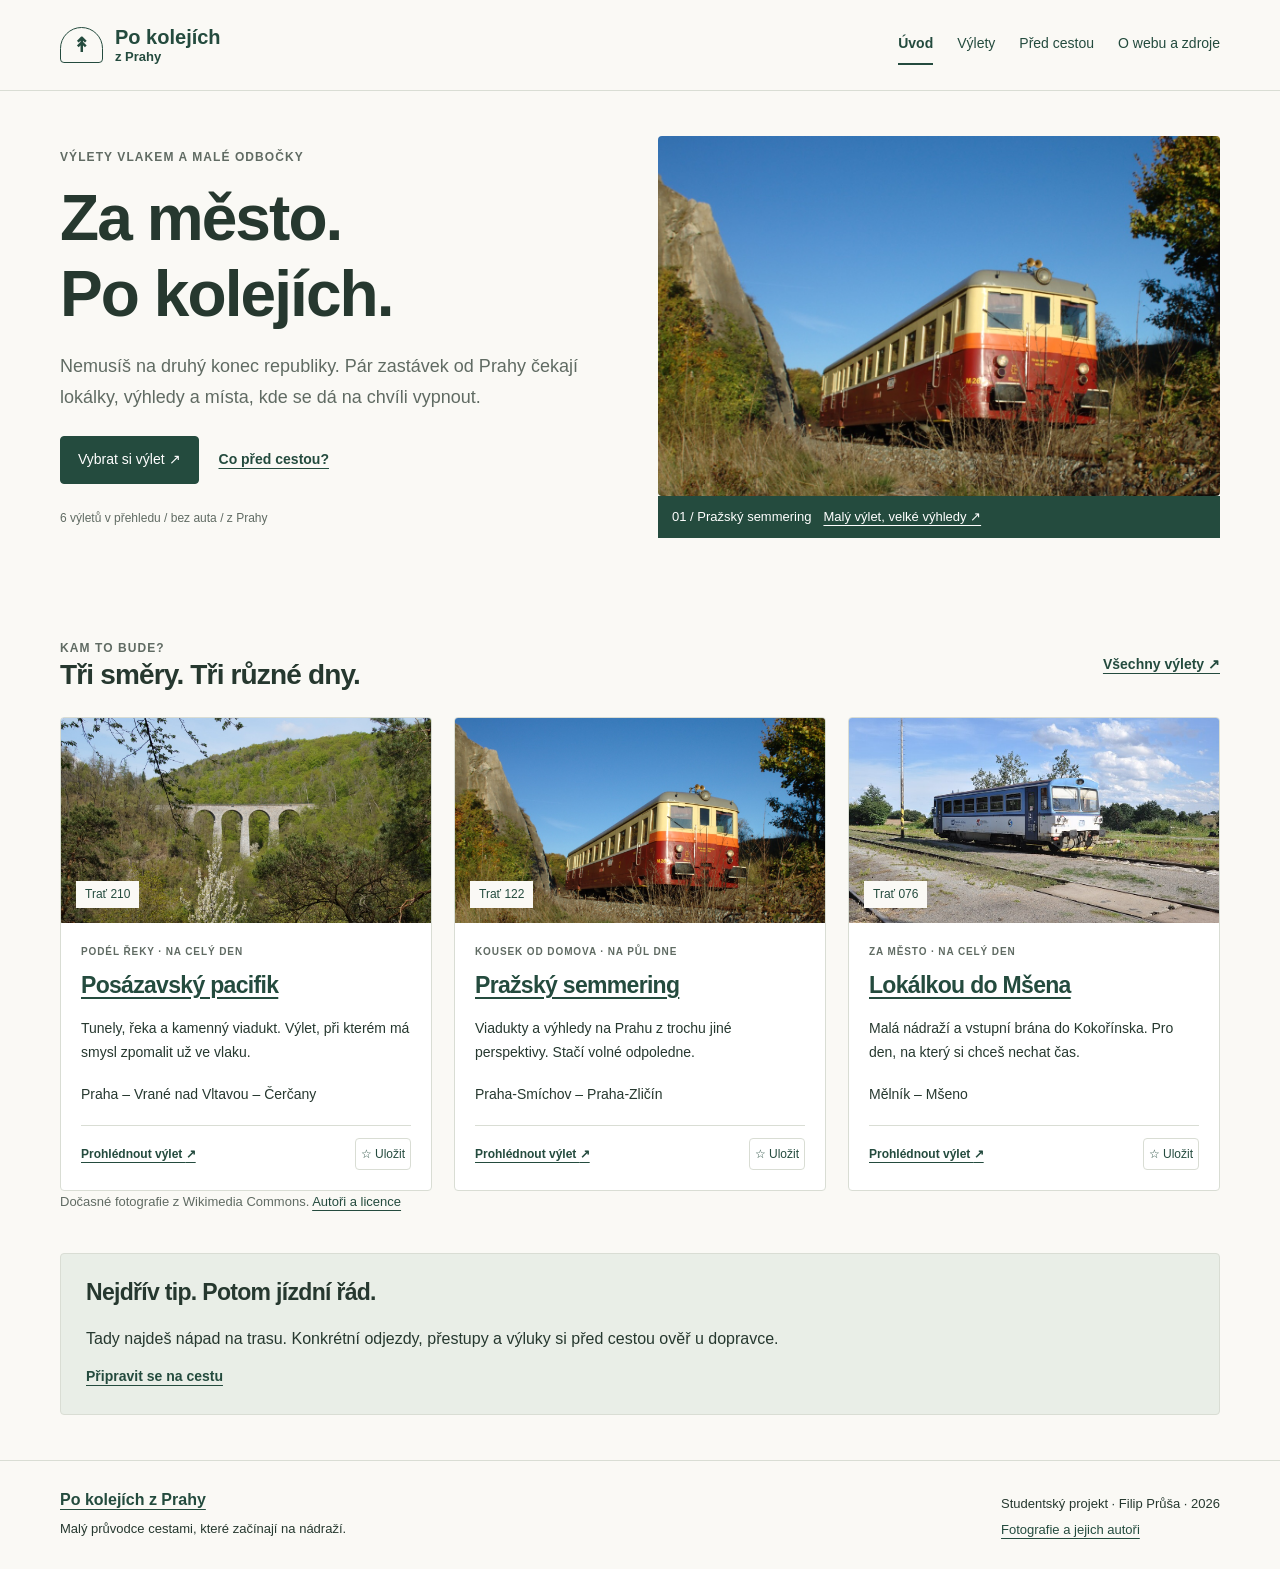
<file: index.html>
<!doctype html>
<html lang="cs">
  <head>
    <meta charset="utf-8">
    <meta name="viewport" content="width=device-width, initial-scale=1">
    <title>Úvod | Po kolejích z Prahy</title>
    <meta name="description" content="Tipy na výlety vlakem z Prahy: Posázavský pacifik, Pražský semmering a lokálka do Mšena.">
    <meta name="author" content="Filip Průša">
    <!-- Hlavní adresa stránky pro vyhledávače. -->
    <link rel="canonical" href="https://9yttm8r4h7-droid.github.io/Vlakem-z-Prahy/">
    <meta name="theme-color" content="#244b3e">
    <link rel="icon" href="assets/favicon.svg" type="image/svg+xml">
    <!-- Vzhled je společný pro všechny stránky. -->
    <link rel="stylesheet" href="assets/style.css">
    <!-- defer spustí skript až po načtení HTML. -->
    <script src="assets/script.js" defer></script>
  </head>
  <body>
    <a class="skip" href="#obsah">Přeskočit na obsah</a>
    <!-- ZÁHLAVÍ A MENU: při změně navigace uprav všech deset HTML souborů. -->
    <header class="site-header">
      <div class="container header-inner">
        <a href="index.html" class="brand"><span class="brand-icon" aria-hidden="true">↟</span><span>Po kolejích <span class="brand-small">z Prahy</span></span></a>
        <nav aria-label="Hlavní navigace">
          <ul>
            <li><a href="index.html" aria-current="page">Úvod</a></li>
            <li><a href="vylety.html">Výlety</a></li>
            <li><a href="pred-cestou.html">Před cestou</a></li>
            <li><a href="o-webu.html">O webu a zdroje</a></li>
          </ul>
        </nav>
      </div>
    </header>
    <!-- HLAVNÍ OBSAH: tato část se na jednotlivých stránkách liší. -->
    <main id="obsah" class="container">
      <section class="hero">
        <div class="hero-copy">
          <p class="eyebrow"> Výlety vlakem a malé odbočky</p>
          <h1>Za město.<br>Po kolejích.</h1>
          <p class="lead">Nemusíš na druhý konec republiky. Pár zastávek od Prahy čekají lokálky, výhledy a místa, kde se dá na chvíli vypnout.</p>
          <div class="actions"><a href="vylety.html" class="button">Vybrat si výlet <span aria-hidden="true">↗</span></a><a href="pred-cestou.html" class="text-link">Co před cestou?</a></div>
          <p class="hero-footnote">6 výletů v přehledu <span aria-hidden="true">/</span> bez auta <span aria-hidden="true">/</span> z Prahy</p>
        </div>
        <figure class="hero-photo">
          <img src="assets/semmering.jpg" alt="Červený historický motorový vůz na trati v pražských Hlubočepích" width="1280" height="780" fetchpriority="high">
          <figcaption><span>01 / Pražský semmering</span><a href="semmering.html">Malý výlet, velké výhledy ↗</a></figcaption>
        </figure>
      </section>
      <section class="home-trips" aria-labelledby="vylety-nadpis">
        <div class="section-heading">
          <div>
            <p class="eyebrow">Kam to bude?</p>
            <h2 id="vylety-nadpis">Tři směry. Tři různé dny.</h2>
          </div>
          <a href="vylety.html" class="text-link">Všechny výlety <span aria-hidden="true">↗</span></a>
        </div>
        <div class="trip-grid">
          <!-- KARTA VÝLETU: data-trip je označení pro JS, data-duration je délka. -->
          <article class="trip-card" data-trip="pacifik" data-duration="day">
            <a href="pacifik.html" class="card-photo" aria-label="Prohlédnout výlet: Posázavský pacifik"><img src="assets/pacifik.jpg" alt="Kamenné oblouky Žampašského viaduktu mezi zalesněnými svahy" width="1280" height="852" loading="lazy"><span class="line-badge">Trať 210</span></a>
            <div class="card-body">
              <div class="eyebrow">Podél řeky <span aria-hidden="true">·</span> Na celý den</div>
              <h3><a href="pacifik.html">Posázavský pacifik</a></h3>
              <p>Tunely, řeka a kamenný viadukt. Výlet, při kterém má smysl zpomalit už ve vlaku.</p>
              <p class="card-route">Praha – Vrané nad Vltavou – Čerčany</p>
              <div class="card-bottom">
                <a class="text-link" href="pacifik.html">Prohlédnout výlet <span aria-hidden="true">↗</span></a>
                <button hidden class="save-button" data-save="pacifik" aria-pressed="false" aria-label="Uložit výlet: Posázavský pacifik" type="button" data-name="Posázavský pacifik">☆ Uložit</button>
              </div>
            </div>
          </article>
          <!-- KARTA VÝLETU: data-trip je označení pro JS, data-duration je délka. -->
          <article class="trip-card" data-trip="semmering" data-duration="half">
            <a href="semmering.html" class="card-photo" aria-label="Prohlédnout výlet: Pražský semmering"><img src="assets/semmering.jpg" alt="Červený historický motorový vůz na trati v pražských Hlubočepích" width="1280" height="780" loading="lazy"><span class="line-badge">Trať 122</span></a>
            <div class="card-body">
              <div class="eyebrow">Kousek od domova <span aria-hidden="true">·</span> Na půl dne</div>
              <h3><a href="semmering.html">Pražský semmering</a></h3>
              <p>Viadukty a výhledy na Prahu z trochu jiné perspektivy. Stačí volné odpoledne.</p>
              <p class="card-route">Praha-Smíchov – Praha-Zličín</p>
              <div class="card-bottom">
                <a class="text-link" href="semmering.html">Prohlédnout výlet <span aria-hidden="true">↗</span></a>
                <button hidden class="save-button" data-save="semmering" aria-pressed="false" aria-label="Uložit výlet: Pražský semmering" type="button" data-name="Pražský semmering">☆ Uložit</button>
              </div>
            </div>
          </article>
          <!-- KARTA VÝLETU: data-trip je označení pro JS, data-duration je délka. -->
          <article class="trip-card" data-trip="mseno" data-duration="day">
            <a href="mseno.html" class="card-photo" aria-label="Prohlédnout výlet: Lokálkou do Mšena"><img src="assets/mseno.jpg" alt="Modrobílý motorový vlak linky S33 ve stanici Mšeno" width="960" height="638" loading="lazy"><span class="line-badge">Trať 076</span></a>
            <div class="card-body">
              <div class="eyebrow">Za město <span aria-hidden="true">·</span> Na celý den</div>
              <h3><a href="mseno.html">Lokálkou do Mšena</a></h3>
              <p>Malá nádraží a vstupní brána do Kokořínska. Pro den, na který si chceš nechat čas.</p>
              <p class="card-route">Mělník – Mšeno</p>
              <div class="card-bottom">
                <a class="text-link" href="mseno.html">Prohlédnout výlet <span aria-hidden="true">↗</span></a>
                <button hidden class="save-button" data-save="mseno" aria-pressed="false" aria-label="Uložit výlet: Lokálkou do Mšena" type="button" data-name="Lokálkou do Mšena">☆ Uložit</button>
              </div>
            </div>
          </article>
        </div>
        <p class="photo-note">Dočasné fotografie z Wikimedia Commons. <a href="o-webu.html#fotografie">Autoři a licence</a></p>
      </section>
      <section class="note-strip">
        <div>
          <h2>Nejdřív tip. Potom jízdní řád.</h2>
          <p>Tady najdeš nápad na trasu. Konkrétní odjezdy, přestupy a výluky si před cestou ověř u dopravce.</p>
        </div>
        <a href="pred-cestou.html" class="text-link">Připravit se na cestu</a>
      </section>
    </main>
    <!-- ZÁPATÍ: společná identifikace webu, viditelná také při tisku. -->
    <footer class="site-footer">
      <div class="container footer-inner">
        <div>
          <a class="footer-brand" href="index.html">Po kolejích z Prahy</a>
          <p>Malý průvodce cestami, které začínají na nádraží.</p>
        </div>
        <div>
          <p>Studentský projekt · Filip Průša · 2026</p>
          <a href="o-webu.html#fotografie">Fotografie a jejich autoři</a>
        </div>
      </div>
    </footer>
  </body>
</html>
</file>
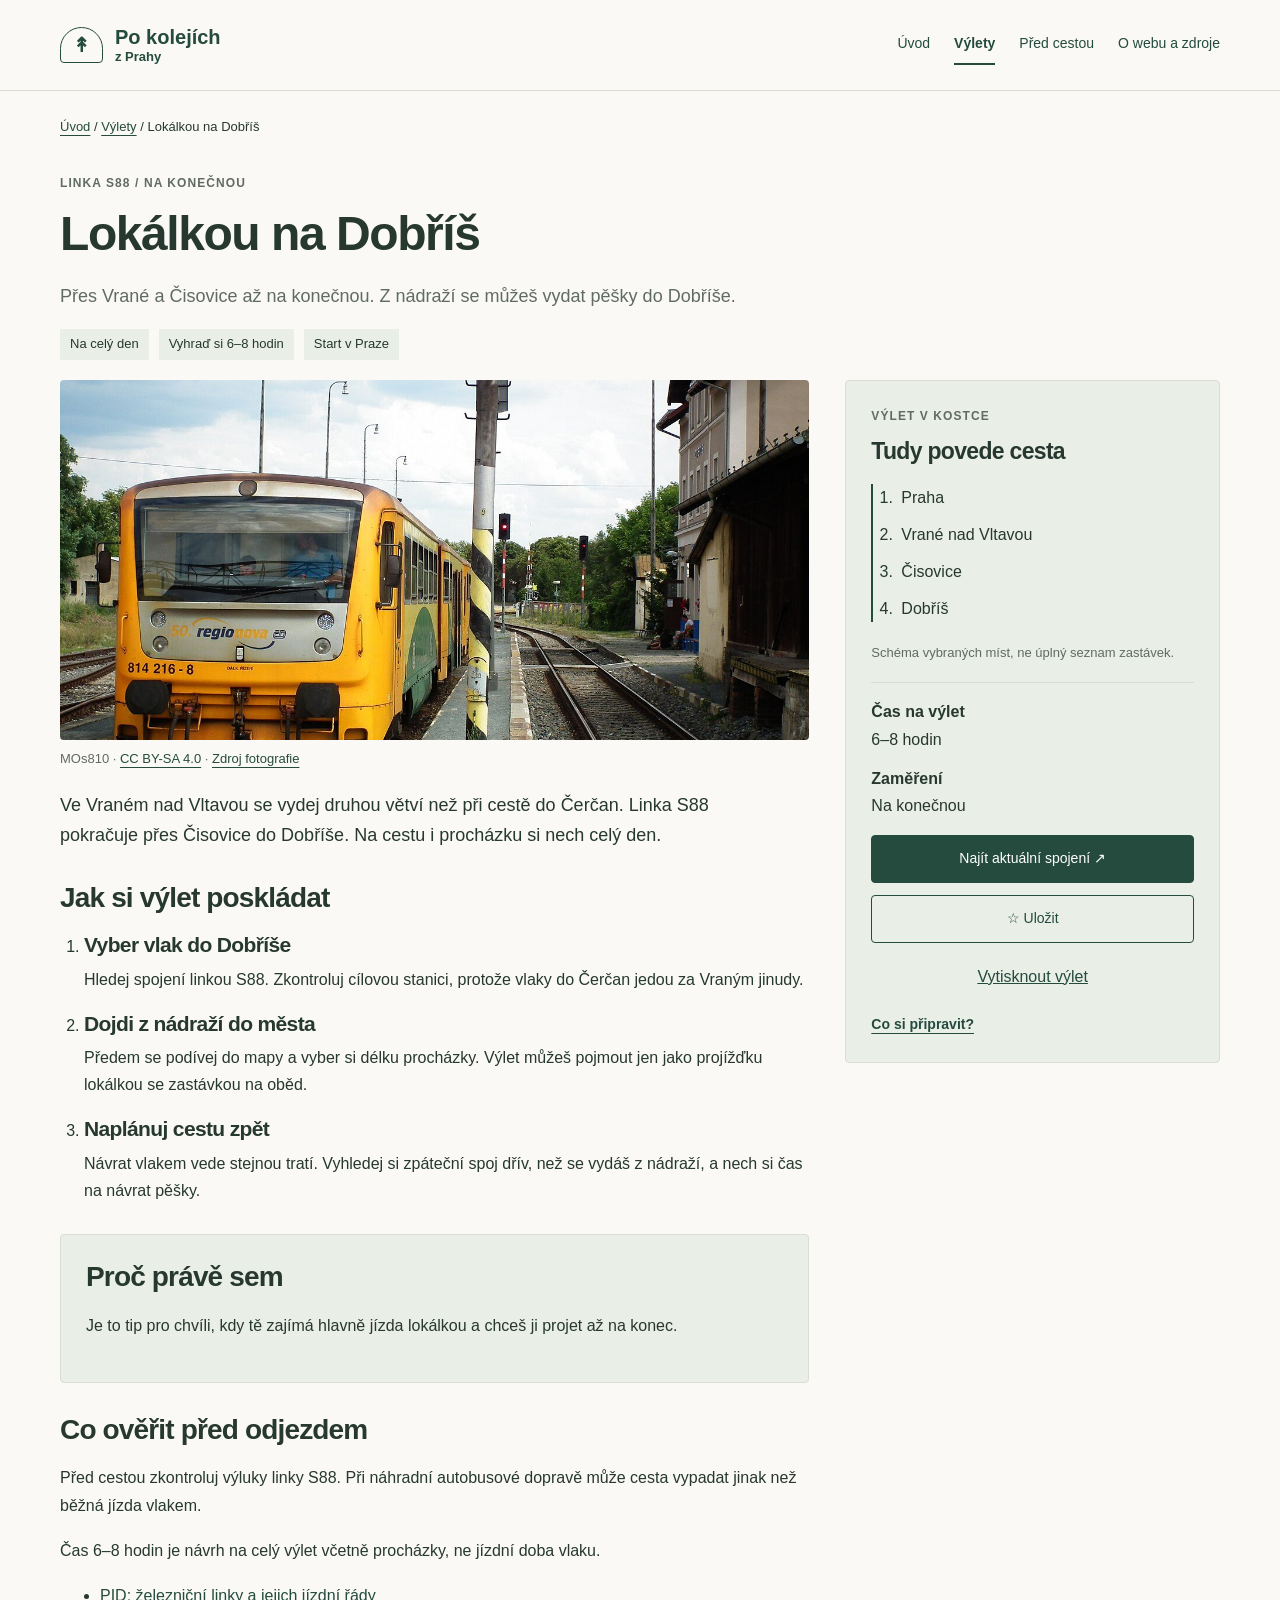
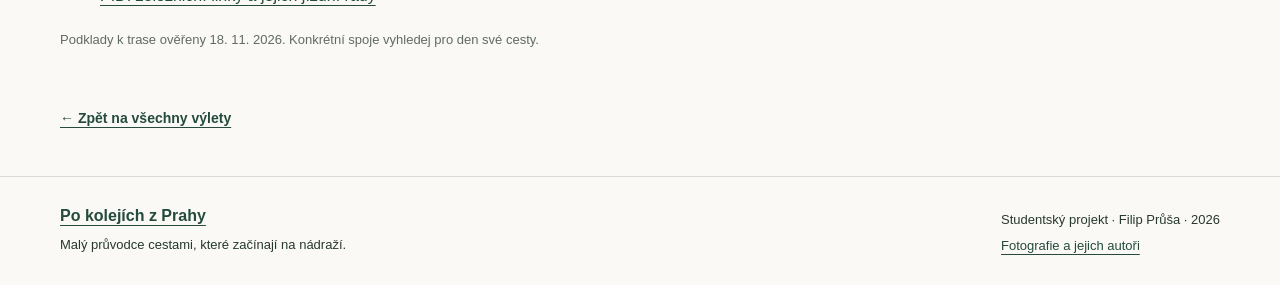
<file: dobris.html>
<!doctype html>
<html lang="cs">
  <head>
    <meta charset="utf-8">
    <meta name="viewport" content="width=device-width, initial-scale=1">
    <title>Lokálkou na Dobříš | Po kolejích z Prahy</title>
    <meta name="description" content="Přes Vrané a Čisovice až na konečnou. Z nádraží se můžeš vydat pěšky do Dobříše.">
    <meta name="author" content="Filip Průša">
    <!-- Hlavní adresa stránky pro vyhledávače. -->
    <link rel="canonical" href="https://9yttm8r4h7-droid.github.io/Vlakem-z-Prahy/dobris.html">
    <meta name="theme-color" content="#244b3e">
    <link rel="icon" href="assets/favicon.svg" type="image/svg+xml">
    <!-- Vzhled je společný pro všechny stránky. -->
    <link rel="stylesheet" href="assets/style.css">
    <!-- defer spustí skript až po načtení HTML. -->
    <script src="assets/script.js" defer></script>
  </head>
  <body>
    <a class="skip" href="#obsah">Přeskočit na obsah</a>
    <!-- ZÁHLAVÍ A MENU: při změně navigace uprav všech deset HTML souborů. -->
    <header class="site-header">
      <div class="container header-inner">
        <a href="index.html" class="brand"><span class="brand-icon" aria-hidden="true">↟</span><span>Po kolejích <span class="brand-small">z Prahy</span></span></a>
        <nav aria-label="Hlavní navigace">
          <ul>
            <li><a href="index.html">Úvod</a></li>
            <li><a href="vylety.html" aria-current="page">Výlety</a></li>
            <li><a href="pred-cestou.html">Před cestou</a></li>
            <li><a href="o-webu.html">O webu a zdroje</a></li>
          </ul>
        </nav>
      </div>
    </header>
    <!-- HLAVNÍ OBSAH: tato část se na jednotlivých stránkách liší. -->
    <main id="obsah" class="container">
      <nav class="breadcrumb" aria-label="Drobečková navigace"><a href="index.html">Úvod</a><span aria-hidden="true"> / </span><a href="vylety.html">Výlety</a><span aria-hidden="true"> / </span><span>Lokálkou na Dobříš</span></nav>
      <header class="page-heading">
        <p class="eyebrow">Linka S88 <span aria-hidden="true">/</span> Na konečnou</p>
        <h1>Lokálkou na Dobříš</h1>
        <p class="lead">Přes Vrané a Čisovice až na konečnou. Z nádraží se můžeš vydat pěšky do Dobříše.</p>
        <div class="detail-tags"><span>Na celý den</span><span>Vyhraď si 6–8 hodin</span><span>Start v Praze</span></div>
      </header>
      <!-- columns vytvoří dva sloupce; na mobilu je CSS složí pod sebe. -->
      <div class="columns">
        <div class="story">
          <figure class="detail-photo">
            <img src="assets/dobris.jpg" alt="Žlutá motorová jednotka Regionova u nástupiště v Dobříši" width="1280" height="960" fetchpriority="high">
            <figcaption>MOs810 · <a href="https://creativecommons.org/licenses/by-sa/4.0">CC BY-SA 4.0</a> · <a href="o-webu.html#fotografie">Zdroj fotografie</a></figcaption>
          </figure>
          <p class="intro-text">Ve Vraném nad Vltavou se vydej druhou větví než při cestě do Čerčan. Linka S88 pokračuje přes Čisovice do Dobříše. Na cestu i procházku si nech celý den.</p>
          <section>
            <h2>Jak si výlet poskládat</h2>
            <ol class="itinerary">
              <li>
                <h3>Vyber vlak do Dobříše</h3>
                <p>Hledej spojení linkou S88. Zkontroluj cílovou stanici, protože vlaky do Čerčan jedou za Vraným jinudy.</p>
              </li>
              <li>
                <h3>Dojdi z nádraží do města</h3>
                <p>Předem se podívej do mapy a vyber si délku procházky. Výlet můžeš pojmout jen jako projížďku lokálkou se zastávkou na oběd.</p>
              </li>
              <li>
                <h3>Naplánuj cestu zpět</h3>
                <p>Návrat vlakem vede stejnou tratí. Vyhledej si zpáteční spoj dřív, než se vydáš z nádraží, a nech si čas na návrat pěšky.</p>
              </li>
            </ol>
          </section>
          <section class="story-note">
            <h2>Proč právě sem</h2>
            <p>Je to tip pro chvíli, kdy tě zajímá hlavně jízda lokálkou a chceš ji projet až na konec.</p>
          </section>
          <section>
            <h2>Co ověřit před odjezdem</h2>
            <p>Před cestou zkontroluj výluky linky S88. Při náhradní autobusové dopravě může cesta vypadat jinak než běžná jízda vlakem.</p>
            <p>Čas 6–8 hodin je návrh na celý výlet včetně procházky, ne jízdní doba vlaku.</p>
            <ul class="source-links">
              <li><a href="https://pid.cz/jizdni-rady-podle-linek/zeleznice/">PID: železniční linky a jejich jízdní řády</a></li>
            </ul>
            <p class="small">Podklady k trase ověřeny <time datetime="2026-11-18">18. 11. 2026</time>. Konkrétní spoje vyhledej pro den své cesty.</p>
          </section>
        </div>
        <aside class="route-panel" aria-labelledby="trasa-nadpis">
          <p class="eyebrow">Výlet v kostce</p>
          <h2 id="trasa-nadpis">Tudy povede cesta</h2>
          <ol class="route-stops">
            <li>Praha</li>
            <li>Vrané nad Vltavou</li>
            <li>Čisovice</li>
            <li>Dobříš</li>
          </ol>
          <p class="small">Schéma vybraných míst, ne úplný seznam zastávek.</p>
          <dl class="facts">
            <div>
              <dt>Čas na výlet</dt>
              <dd>6–8 hodin</dd>
            </div>
            <div>
              <dt>Zaměření</dt>
              <dd>Na konečnou</dd>
            </div>
          </dl>
          <a href="https://www.cd.cz/spojeni-a-jizdenka/" class="button">Najít aktuální spojení ↗</a>
          <button hidden data-save="dobris" class="button secondary" aria-pressed="false" type="button" data-name="Lokálkou na Dobříš">☆ Uložit</button>
          <button hidden data-print class="print-button" type="button">Vytisknout výlet</button>
          <a href="pred-cestou.html" class="text-link">Co si připravit?</a>
        </aside>
      </div>
      <div class="back-row"><a href="vylety.html" class="text-link">← Zpět na všechny výlety</a></div>
    </main>
    <!-- ZÁPATÍ: společná identifikace webu, viditelná také při tisku. -->
    <footer class="site-footer">
      <div class="container footer-inner">
        <div>
          <a class="footer-brand" href="index.html">Po kolejích z Prahy</a>
          <p>Malý průvodce cestami, které začínají na nádraží.</p>
        </div>
        <div>
          <p>Studentský projekt · Filip Průša · 2026</p>
          <a href="o-webu.html#fotografie">Fotografie a jejich autoři</a>
        </div>
      </div>
    </footer>
  </body>
</html>
</file>
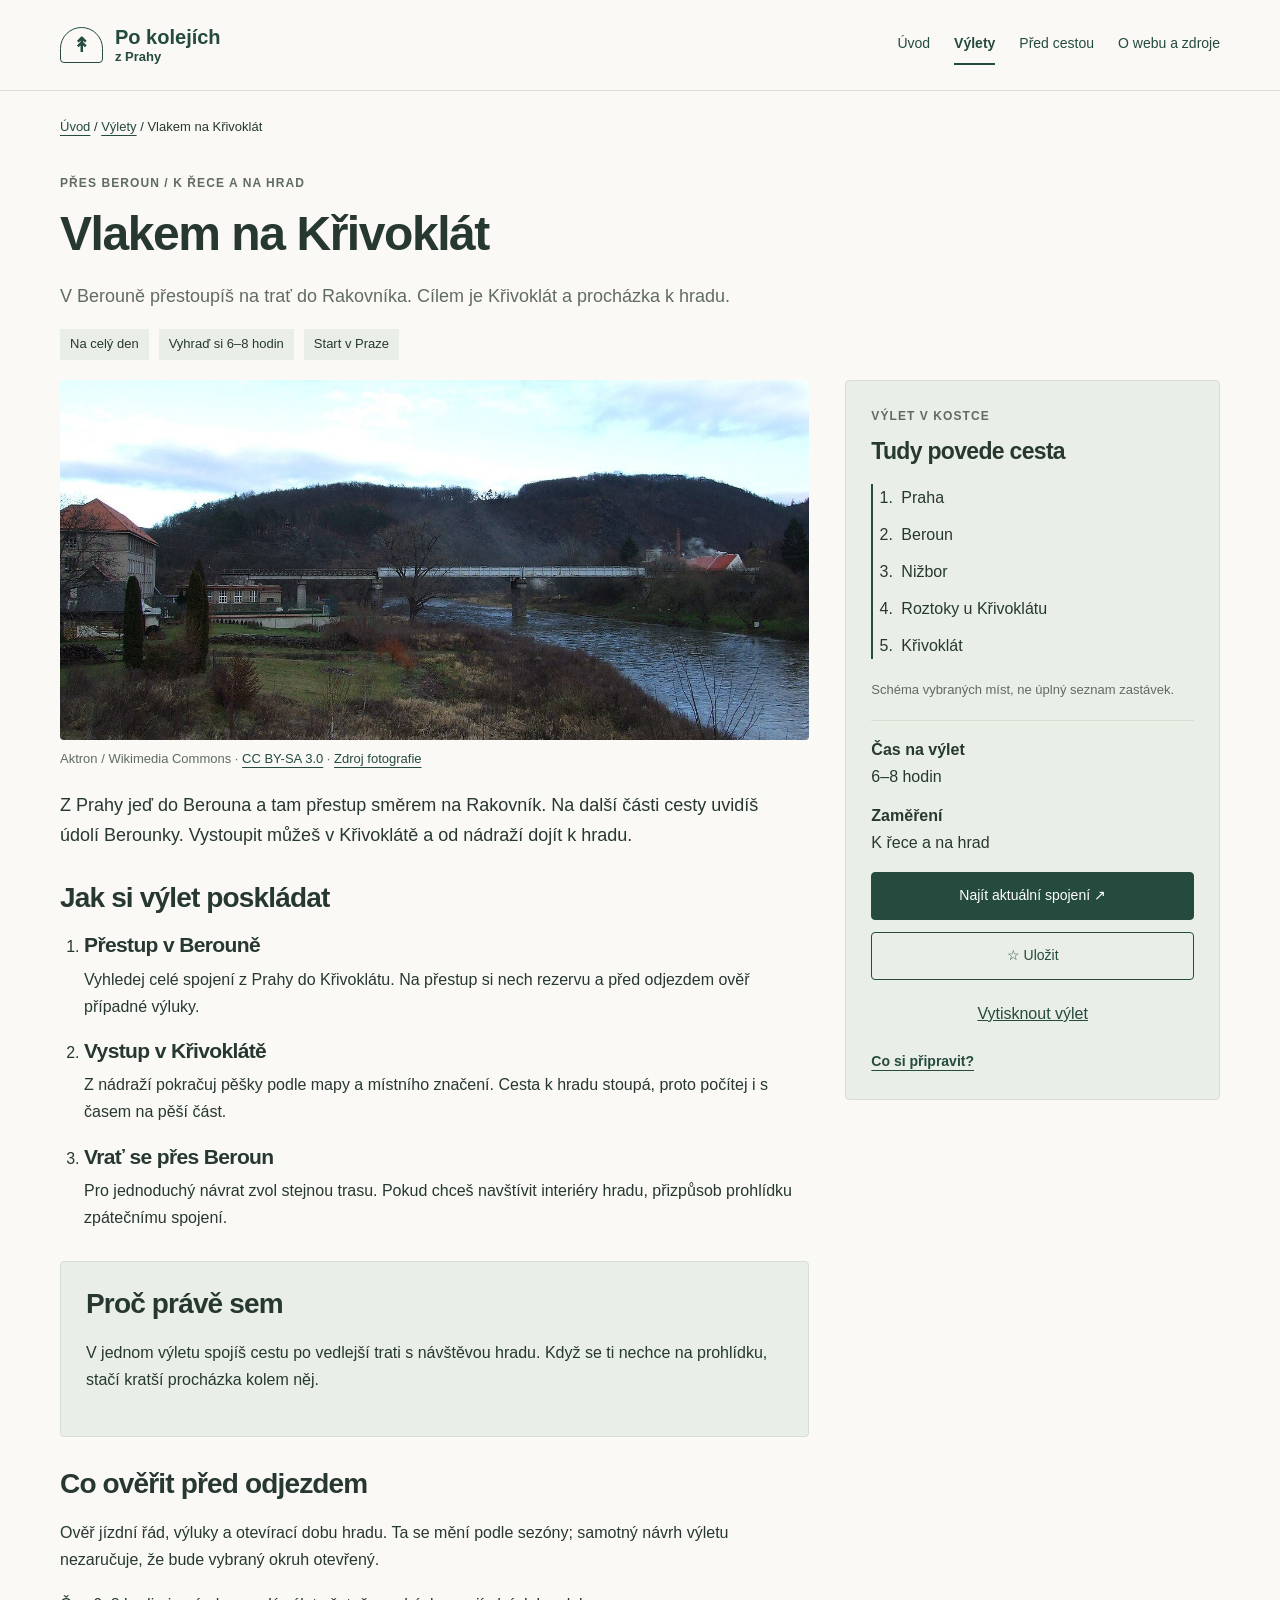
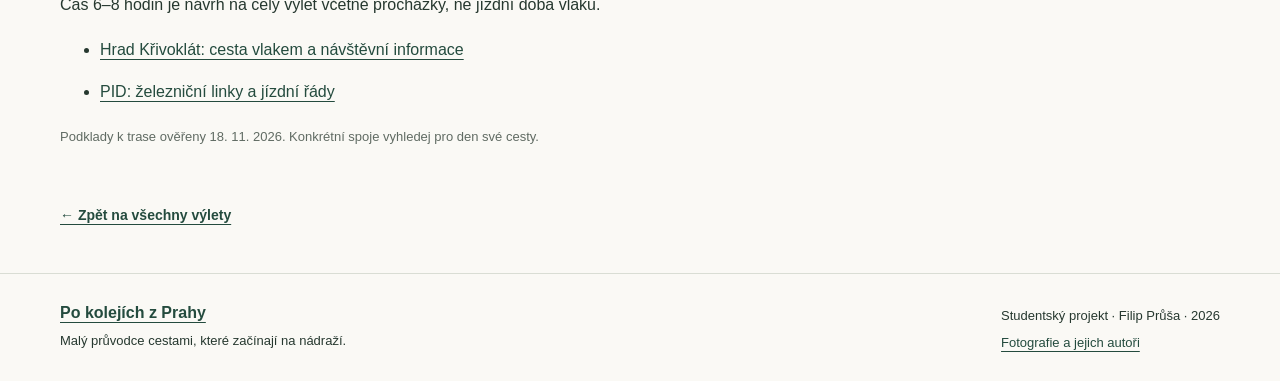
<file: krivoklat.html>
<!doctype html>
<html lang="cs">
  <head>
    <meta charset="utf-8">
    <meta name="viewport" content="width=device-width, initial-scale=1">
    <title>Vlakem na Křivoklát | Po kolejích z Prahy</title>
    <meta name="description" content="V Berouně přestoupíš na trať do Rakovníka. Cílem je Křivoklát a procházka k hradu.">
    <meta name="author" content="Filip Průša">
    <!-- Hlavní adresa stránky pro vyhledávače. -->
    <link rel="canonical" href="https://9yttm8r4h7-droid.github.io/Vlakem-z-Prahy/krivoklat.html">
    <meta name="theme-color" content="#244b3e">
    <link rel="icon" href="assets/favicon.svg" type="image/svg+xml">
    <!-- Vzhled je společný pro všechny stránky. -->
    <link rel="stylesheet" href="assets/style.css">
    <!-- defer spustí skript až po načtení HTML. -->
    <script src="assets/script.js" defer></script>
  </head>
  <body>
    <a class="skip" href="#obsah">Přeskočit na obsah</a>
    <!-- ZÁHLAVÍ A MENU: při změně navigace uprav všech deset HTML souborů. -->
    <header class="site-header">
      <div class="container header-inner">
        <a href="index.html" class="brand"><span class="brand-icon" aria-hidden="true">↟</span><span>Po kolejích <span class="brand-small">z Prahy</span></span></a>
        <nav aria-label="Hlavní navigace">
          <ul>
            <li><a href="index.html">Úvod</a></li>
            <li><a href="vylety.html" aria-current="page">Výlety</a></li>
            <li><a href="pred-cestou.html">Před cestou</a></li>
            <li><a href="o-webu.html">O webu a zdroje</a></li>
          </ul>
        </nav>
      </div>
    </header>
    <!-- HLAVNÍ OBSAH: tato část se na jednotlivých stránkách liší. -->
    <main id="obsah" class="container">
      <nav class="breadcrumb" aria-label="Drobečková navigace"><a href="index.html">Úvod</a><span aria-hidden="true"> / </span><a href="vylety.html">Výlety</a><span aria-hidden="true"> / </span><span>Vlakem na Křivoklát</span></nav>
      <header class="page-heading">
        <p class="eyebrow">Přes Beroun <span aria-hidden="true">/</span> K řece a na hrad</p>
        <h1>Vlakem na Křivoklát</h1>
        <p class="lead">V Berouně přestoupíš na trať do Rakovníka. Cílem je Křivoklát a procházka k hradu.</p>
        <div class="detail-tags"><span>Na celý den</span><span>Vyhraď si 6–8 hodin</span><span>Start v Praze</span></div>
      </header>
      <!-- columns vytvoří dva sloupce; na mobilu je CSS složí pod sebe. -->
      <div class="columns">
        <div class="story">
          <figure class="detail-photo">
            <img src="assets/krivoklat.jpg" alt="Železniční most přes Berounku v Roztokách u Křivoklátu" width="1280" height="960" fetchpriority="high">
            <figcaption>Aktron / Wikimedia Commons · <a href="http://creativecommons.org/licenses/by-sa/3.0/">CC BY-SA 3.0</a> · <a href="o-webu.html#fotografie">Zdroj fotografie</a></figcaption>
          </figure>
          <p class="intro-text">Z Prahy jeď do Berouna a tam přestup směrem na Rakovník. Na další části cesty uvidíš údolí Berounky. Vystoupit můžeš v Křivoklátě a od nádraží dojít k hradu.</p>
          <section>
            <h2>Jak si výlet poskládat</h2>
            <ol class="itinerary">
              <li>
                <h3>Přestup v Berouně</h3>
                <p>Vyhledej celé spojení z Prahy do Křivoklátu. Na přestup si nech rezervu a před odjezdem ověř případné výluky.</p>
              </li>
              <li>
                <h3>Vystup v Křivoklátě</h3>
                <p>Z nádraží pokračuj pěšky podle mapy a místního značení. Cesta k hradu stoupá, proto počítej i s časem na pěší část.</p>
              </li>
              <li>
                <h3>Vrať se přes Beroun</h3>
                <p>Pro jednoduchý návrat zvol stejnou trasu. Pokud chceš navštívit interiéry hradu, přizpůsob prohlídku zpátečnímu spojení.</p>
              </li>
            </ol>
          </section>
          <section class="story-note">
            <h2>Proč právě sem</h2>
            <p>V jednom výletu spojíš cestu po vedlejší trati s návštěvou hradu. Když se ti nechce na prohlídku, stačí kratší procházka kolem něj.</p>
          </section>
          <section>
            <h2>Co ověřit před odjezdem</h2>
            <p>Ověř jízdní řád, výluky a otevírací dobu hradu. Ta se mění podle sezóny; samotný návrh výletu nezaručuje, že bude vybraný okruh otevřený.</p>
            <p>Čas 6–8 hodin je návrh na celý výlet včetně procházky, ne jízdní doba vlaku.</p>
            <ul class="source-links">
              <li><a href="https://www.hrad-krivoklat.cz/cs/informace-pro-navstevniky/jak-se-k-nam-dostanete">Hrad Křivoklát: cesta vlakem a návštěvní informace</a></li>
              <li><a href="https://pid.cz/jizdni-rady-podle-linek/zeleznice/">PID: železniční linky a jízdní řády</a></li>
            </ul>
            <p class="small">Podklady k trase ověřeny <time datetime="2026-11-18">18. 11. 2026</time>. Konkrétní spoje vyhledej pro den své cesty.</p>
          </section>
        </div>
        <aside class="route-panel" aria-labelledby="trasa-nadpis">
          <p class="eyebrow">Výlet v kostce</p>
          <h2 id="trasa-nadpis">Tudy povede cesta</h2>
          <ol class="route-stops">
            <li>Praha</li>
            <li>Beroun</li>
            <li>Nižbor</li>
            <li>Roztoky u Křivoklátu</li>
            <li>Křivoklát</li>
          </ol>
          <p class="small">Schéma vybraných míst, ne úplný seznam zastávek.</p>
          <dl class="facts">
            <div>
              <dt>Čas na výlet</dt>
              <dd>6–8 hodin</dd>
            </div>
            <div>
              <dt>Zaměření</dt>
              <dd>K řece a na hrad</dd>
            </div>
          </dl>
          <a href="https://www.cd.cz/spojeni-a-jizdenka/" class="button">Najít aktuální spojení ↗</a>
          <button hidden data-save="krivoklat" class="button secondary" aria-pressed="false" type="button" data-name="Vlakem na Křivoklát">☆ Uložit</button>
          <button hidden data-print class="print-button" type="button">Vytisknout výlet</button>
          <a href="pred-cestou.html" class="text-link">Co si připravit?</a>
        </aside>
      </div>
      <div class="back-row"><a href="vylety.html" class="text-link">← Zpět na všechny výlety</a></div>
    </main>
    <!-- ZÁPATÍ: společná identifikace webu, viditelná také při tisku. -->
    <footer class="site-footer">
      <div class="container footer-inner">
        <div>
          <a class="footer-brand" href="index.html">Po kolejích z Prahy</a>
          <p>Malý průvodce cestami, které začínají na nádraží.</p>
        </div>
        <div>
          <p>Studentský projekt · Filip Průša · 2026</p>
          <a href="o-webu.html#fotografie">Fotografie a jejich autoři</a>
        </div>
      </div>
    </footer>
  </body>
</html>
</file>
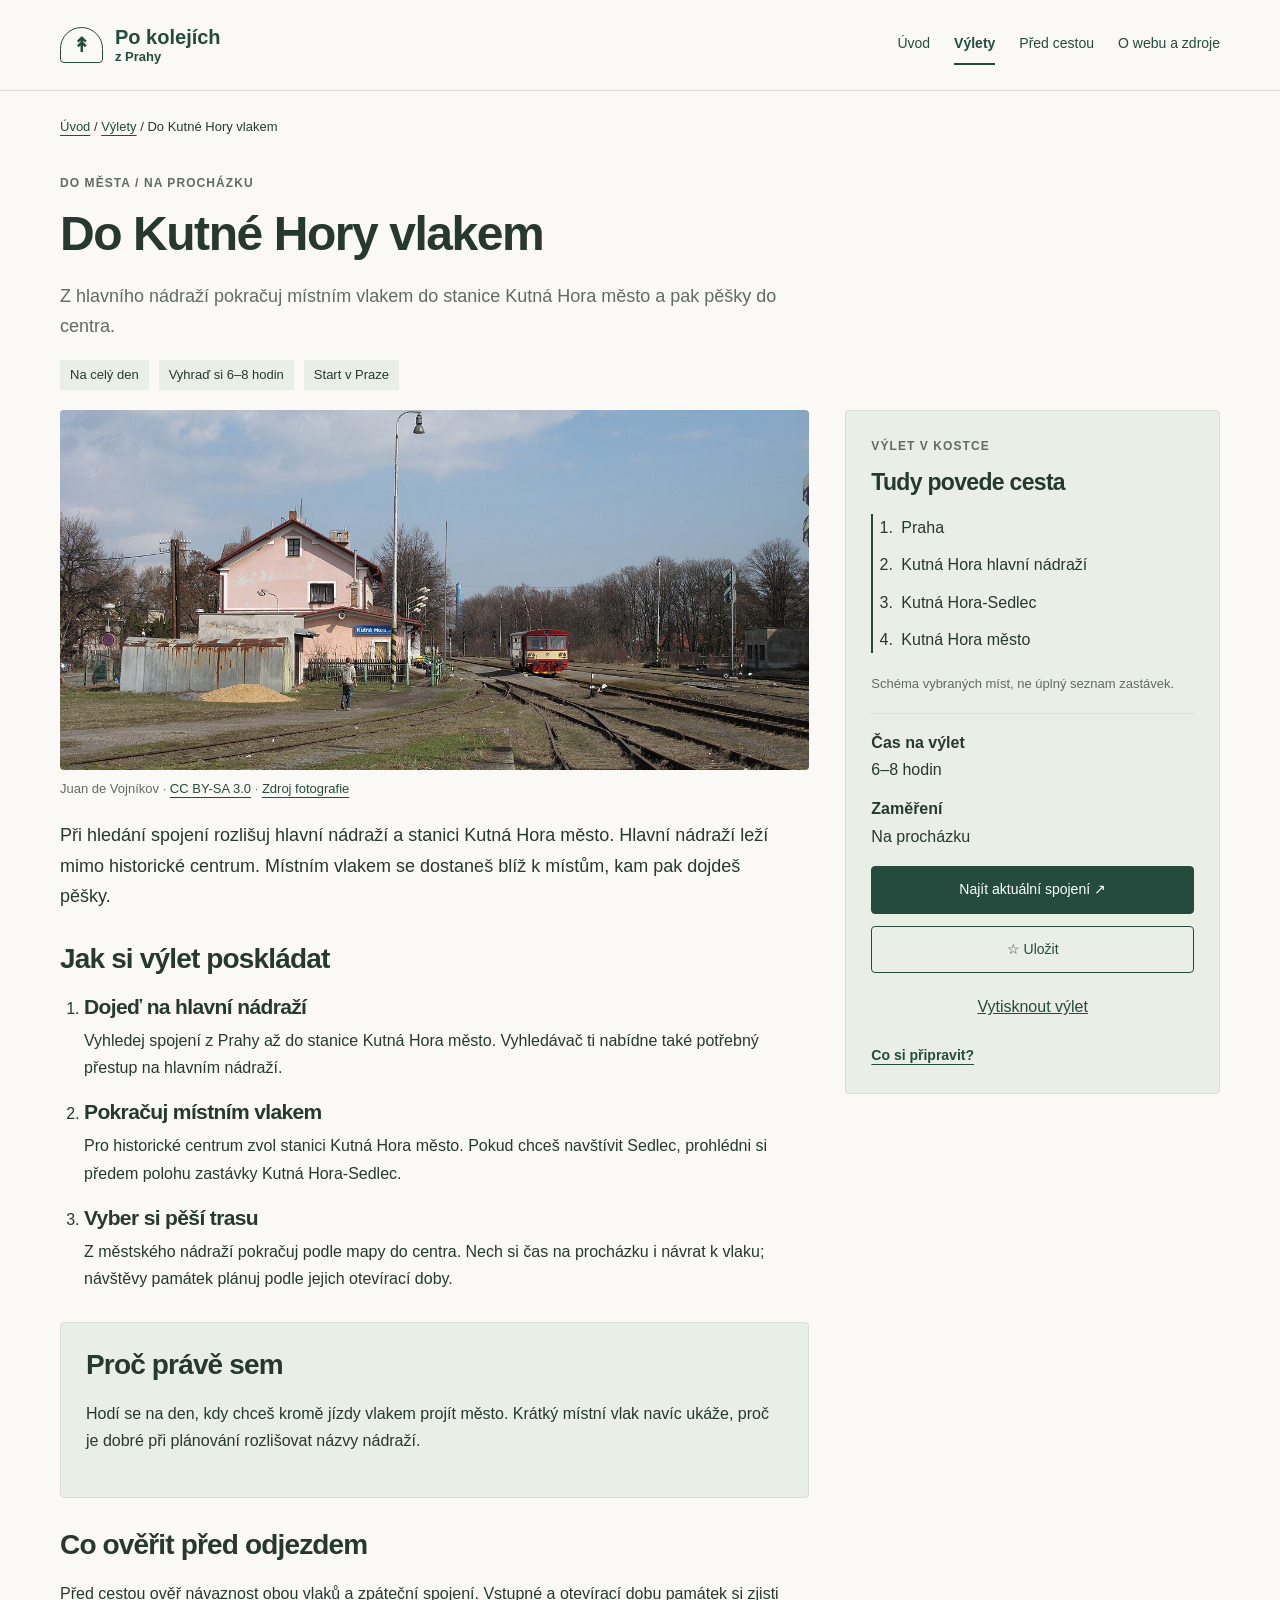
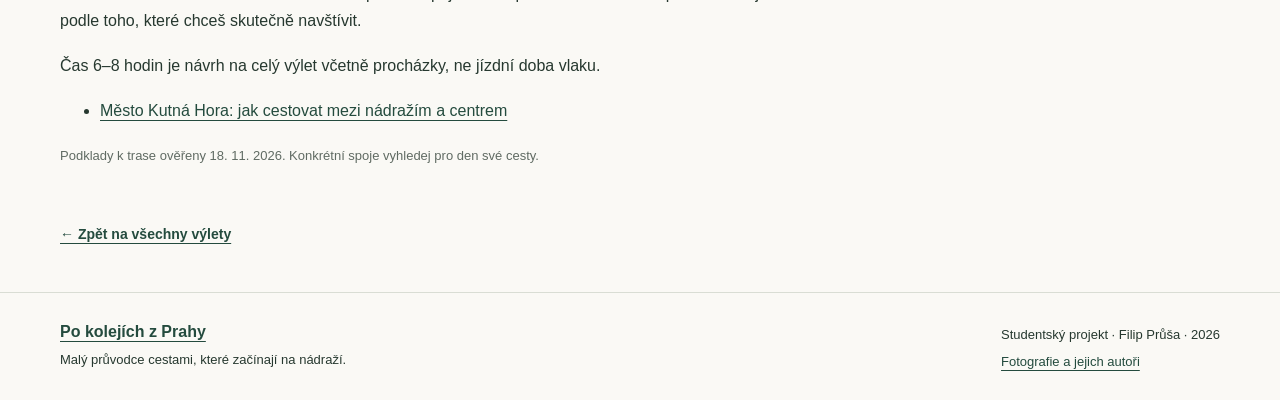
<file: kutna-hora.html>
<!doctype html>
<html lang="cs">
  <head>
    <meta charset="utf-8">
    <meta name="viewport" content="width=device-width, initial-scale=1">
    <title>Do Kutné Hory vlakem | Po kolejích z Prahy</title>
    <meta name="description" content="Z hlavního nádraží pokračuj místním vlakem do stanice Kutná Hora město a pak pěšky do centra.">
    <meta name="author" content="Filip Průša">
    <!-- Hlavní adresa stránky pro vyhledávače. -->
    <link rel="canonical" href="https://9yttm8r4h7-droid.github.io/Vlakem-z-Prahy/kutna-hora.html">
    <meta name="theme-color" content="#244b3e">
    <link rel="icon" href="assets/favicon.svg" type="image/svg+xml">
    <!-- Vzhled je společný pro všechny stránky. -->
    <link rel="stylesheet" href="assets/style.css">
    <!-- defer spustí skript až po načtení HTML. -->
    <script src="assets/script.js" defer></script>
  </head>
  <body>
    <a class="skip" href="#obsah">Přeskočit na obsah</a>
    <!-- ZÁHLAVÍ A MENU: při změně navigace uprav všech deset HTML souborů. -->
    <header class="site-header">
      <div class="container header-inner">
        <a href="index.html" class="brand"><span class="brand-icon" aria-hidden="true">↟</span><span>Po kolejích <span class="brand-small">z Prahy</span></span></a>
        <nav aria-label="Hlavní navigace">
          <ul>
            <li><a href="index.html">Úvod</a></li>
            <li><a href="vylety.html" aria-current="page">Výlety</a></li>
            <li><a href="pred-cestou.html">Před cestou</a></li>
            <li><a href="o-webu.html">O webu a zdroje</a></li>
          </ul>
        </nav>
      </div>
    </header>
    <!-- HLAVNÍ OBSAH: tato část se na jednotlivých stránkách liší. -->
    <main id="obsah" class="container">
      <nav class="breadcrumb" aria-label="Drobečková navigace"><a href="index.html">Úvod</a><span aria-hidden="true"> / </span><a href="vylety.html">Výlety</a><span aria-hidden="true"> / </span><span>Do Kutné Hory vlakem</span></nav>
      <header class="page-heading">
        <p class="eyebrow">Do města <span aria-hidden="true">/</span> Na procházku</p>
        <h1>Do Kutné Hory vlakem</h1>
        <p class="lead">Z hlavního nádraží pokračuj místním vlakem do stanice Kutná Hora město a pak pěšky do centra.</p>
        <div class="detail-tags"><span>Na celý den</span><span>Vyhraď si 6–8 hodin</span><span>Start v Praze</span></div>
      </header>
      <!-- columns vytvoří dva sloupce; na mobilu je CSS složí pod sebe. -->
      <div class="columns">
        <div class="story">
          <figure class="detail-photo">
            <img src="assets/kutna-hora.jpg" alt="Kolejiště a staniční budova nádraží Kutná Hora město" width="1280" height="960" fetchpriority="high">
            <figcaption>Juan de Vojníkov · <a href="https://creativecommons.org/licenses/by-sa/3.0">CC BY-SA 3.0</a> · <a href="o-webu.html#fotografie">Zdroj fotografie</a></figcaption>
          </figure>
          <p class="intro-text">Při hledání spojení rozlišuj hlavní nádraží a stanici Kutná Hora město. Hlavní nádraží leží mimo historické centrum. Místním vlakem se dostaneš blíž k místům, kam pak dojdeš pěšky.</p>
          <section>
            <h2>Jak si výlet poskládat</h2>
            <ol class="itinerary">
              <li>
                <h3>Dojeď na hlavní nádraží</h3>
                <p>Vyhledej spojení z Prahy až do stanice Kutná Hora město. Vyhledávač ti nabídne také potřebný přestup na hlavním nádraží.</p>
              </li>
              <li>
                <h3>Pokračuj místním vlakem</h3>
                <p>Pro historické centrum zvol stanici Kutná Hora město. Pokud chceš navštívit Sedlec, prohlédni si předem polohu zastávky Kutná Hora-Sedlec.</p>
              </li>
              <li>
                <h3>Vyber si pěší trasu</h3>
                <p>Z městského nádraží pokračuj podle mapy do centra. Nech si čas na procházku i návrat k vlaku; návštěvy památek plánuj podle jejich otevírací doby.</p>
              </li>
            </ol>
          </section>
          <section class="story-note">
            <h2>Proč právě sem</h2>
            <p>Hodí se na den, kdy chceš kromě jízdy vlakem projít město. Krátký místní vlak navíc ukáže, proč je dobré při plánování rozlišovat názvy nádraží.</p>
          </section>
          <section>
            <h2>Co ověřit před odjezdem</h2>
            <p>Před cestou ověř návaznost obou vlaků a zpáteční spojení. Vstupné a otevírací dobu památek si zjisti podle toho, které chceš skutečně navštívit.</p>
            <p>Čas 6–8 hodin je návrh na celý výlet včetně procházky, ne jízdní doba vlaku.</p>
            <ul class="source-links">
              <li><a href="https://vhd.kutnahora.cz/jak-cestovat-po-kutne-hore/">Město Kutná Hora: jak cestovat mezi nádražím a centrem</a></li>
            </ul>
            <p class="small">Podklady k trase ověřeny <time datetime="2026-11-18">18. 11. 2026</time>. Konkrétní spoje vyhledej pro den své cesty.</p>
          </section>
        </div>
        <aside class="route-panel" aria-labelledby="trasa-nadpis">
          <p class="eyebrow">Výlet v kostce</p>
          <h2 id="trasa-nadpis">Tudy povede cesta</h2>
          <ol class="route-stops">
            <li>Praha</li>
            <li>Kutná Hora hlavní nádraží</li>
            <li>Kutná Hora-Sedlec</li>
            <li>Kutná Hora město</li>
          </ol>
          <p class="small">Schéma vybraných míst, ne úplný seznam zastávek.</p>
          <dl class="facts">
            <div>
              <dt>Čas na výlet</dt>
              <dd>6–8 hodin</dd>
            </div>
            <div>
              <dt>Zaměření</dt>
              <dd>Na procházku</dd>
            </div>
          </dl>
          <a href="https://www.cd.cz/spojeni-a-jizdenka/" class="button">Najít aktuální spojení ↗</a>
          <button hidden data-save="kutna-hora" class="button secondary" aria-pressed="false" type="button" data-name="Do Kutné Hory vlakem">☆ Uložit</button>
          <button hidden data-print class="print-button" type="button">Vytisknout výlet</button>
          <a href="pred-cestou.html" class="text-link">Co si připravit?</a>
        </aside>
      </div>
      <div class="back-row"><a href="vylety.html" class="text-link">← Zpět na všechny výlety</a></div>
    </main>
    <!-- ZÁPATÍ: společná identifikace webu, viditelná také při tisku. -->
    <footer class="site-footer">
      <div class="container footer-inner">
        <div>
          <a class="footer-brand" href="index.html">Po kolejích z Prahy</a>
          <p>Malý průvodce cestami, které začínají na nádraží.</p>
        </div>
        <div>
          <p>Studentský projekt · Filip Průša · 2026</p>
          <a href="o-webu.html#fotografie">Fotografie a jejich autoři</a>
        </div>
      </div>
    </footer>
  </body>
</html>
</file>
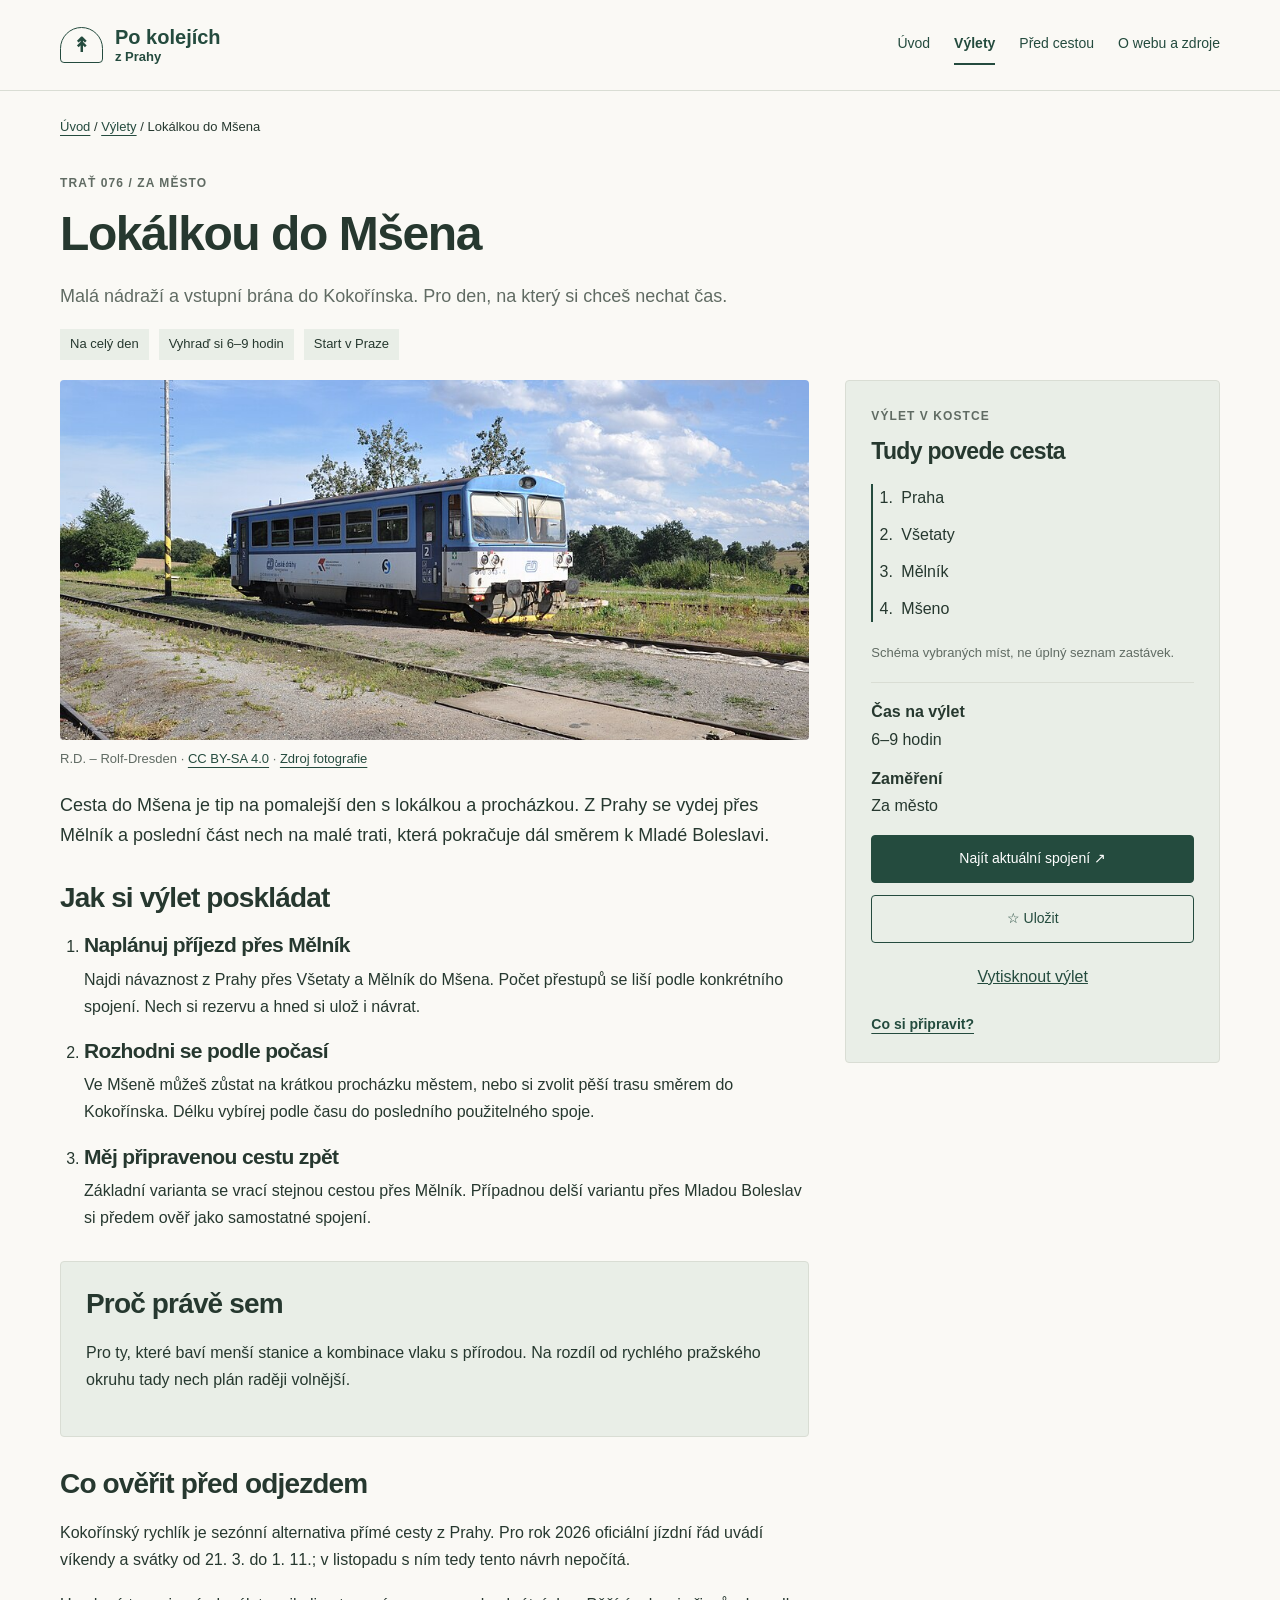
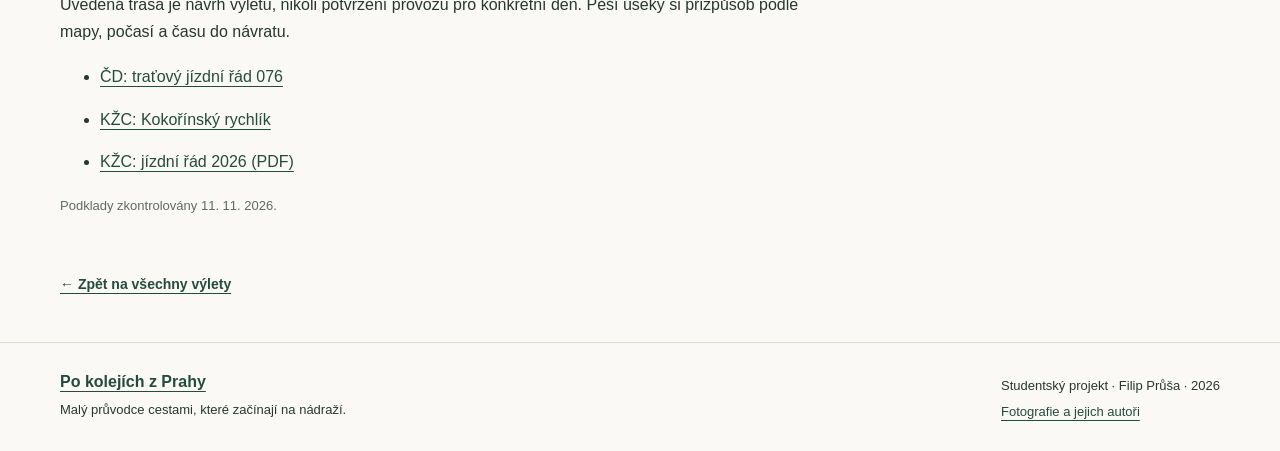
<file: mseno.html>
<!doctype html>
<html lang="cs">
  <head>
    <meta charset="utf-8">
    <meta name="viewport" content="width=device-width, initial-scale=1">
    <title>Lokálkou do Mšena | Po kolejích z Prahy</title>
    <meta name="description" content="Malá nádraží a vstupní brána do Kokořínska. Pro den, na který si chceš nechat čas.">
    <meta name="author" content="Filip Průša">
    <!-- Hlavní adresa stránky pro vyhledávače. -->
    <link rel="canonical" href="https://9yttm8r4h7-droid.github.io/Vlakem-z-Prahy/mseno.html">
    <meta name="theme-color" content="#244b3e">
    <link rel="icon" href="assets/favicon.svg" type="image/svg+xml">
    <!-- Vzhled je společný pro všechny stránky. -->
    <link rel="stylesheet" href="assets/style.css">
    <!-- defer spustí skript až po načtení HTML. -->
    <script src="assets/script.js" defer></script>
  </head>
  <body>
    <a class="skip" href="#obsah">Přeskočit na obsah</a>
    <!-- ZÁHLAVÍ A MENU: při změně navigace uprav všech deset HTML souborů. -->
    <header class="site-header">
      <div class="container header-inner">
        <a href="index.html" class="brand"><span class="brand-icon" aria-hidden="true">↟</span><span>Po kolejích <span class="brand-small">z Prahy</span></span></a>
        <nav aria-label="Hlavní navigace">
          <ul>
            <li><a href="index.html">Úvod</a></li>
            <li><a href="vylety.html" aria-current="page">Výlety</a></li>
            <li><a href="pred-cestou.html">Před cestou</a></li>
            <li><a href="o-webu.html">O webu a zdroje</a></li>
          </ul>
        </nav>
      </div>
    </header>
    <!-- HLAVNÍ OBSAH: tato část se na jednotlivých stránkách liší. -->
    <main id="obsah" class="container">
      <nav class="breadcrumb" aria-label="Drobečková navigace"><a href="index.html">Úvod</a><span aria-hidden="true"> / </span><a href="vylety.html">Výlety</a><span aria-hidden="true"> / </span><span>Lokálkou do Mšena</span></nav>
      <header class="page-heading">
        <p class="eyebrow">Trať 076 <span aria-hidden="true">/</span> Za město</p>
        <h1>Lokálkou do Mšena</h1>
        <p class="lead">Malá nádraží a vstupní brána do Kokořínska. Pro den, na který si chceš nechat čas.</p>
        <div class="detail-tags"><span>Na celý den</span><span>Vyhraď si 6–9 hodin</span><span>Start v Praze</span></div>
      </header>
      <!-- columns vytvoří dva sloupce; na mobilu je CSS složí pod sebe. -->
      <div class="columns">
        <div class="story">
          <figure class="detail-photo">
            <img src="assets/mseno.jpg" alt="Modrobílý motorový vlak linky S33 ve stanici Mšeno" width="960" height="638" fetchpriority="high">
            <figcaption>R.D. – Rolf-Dresden · <a href="https://creativecommons.org/licenses/by-sa/4.0/">CC BY-SA 4.0</a> · <a href="o-webu.html#fotografie">Zdroj fotografie</a></figcaption>
          </figure>
          <p class="intro-text">Cesta do Mšena je tip na pomalejší den s lokálkou a procházkou. Z Prahy se vydej přes Mělník a poslední část nech na malé trati, která pokračuje dál směrem k Mladé Boleslavi.</p>
          <section>
            <h2>Jak si výlet poskládat</h2>
            <ol class="itinerary">
              <li>
                <h3>Naplánuj příjezd přes Mělník</h3>
                <p>Najdi návaznost z Prahy přes Všetaty a Mělník do Mšena. Počet přestupů se liší podle konkrétního spojení. Nech si rezervu a hned si ulož i návrat.</p>
              </li>
              <li>
                <h3>Rozhodni se podle počasí</h3>
                <p>Ve Mšeně můžeš zůstat na krátkou procházku městem, nebo si zvolit pěší trasu směrem do Kokořínska. Délku vybírej podle času do posledního použitelného spoje.</p>
              </li>
              <li>
                <h3>Měj připravenou cestu zpět</h3>
                <p>Základní varianta se vrací stejnou cestou přes Mělník. Případnou delší variantu přes Mladou Boleslav si předem ověř jako samostatné spojení.</p>
              </li>
            </ol>
          </section>
          <section class="story-note">
            <h2>Proč právě sem</h2>
            <p>Pro ty, které baví menší stanice a kombinace vlaku s přírodou. Na rozdíl od rychlého pražského okruhu tady nech plán raději volnější.</p>
          </section>
          <section>
            <h2>Co ověřit před odjezdem</h2>
            <p>Kokořínský rychlík je sezónní alternativa přímé cesty z Prahy. Pro rok 2026 oficiální jízdní řád uvádí víkendy a svátky od 21. 3. do 1. 11.; v listopadu s ním tedy tento návrh nepočítá.</p>
            <p>Uvedená trasa je návrh výletu, nikoli potvrzení provozu pro konkrétní den. Pěší úseky si přizpůsob podle mapy, počasí a času do návratu.</p>
            <ul class="source-links">
              <li><a href="https://www.cd.cz/jizdni-rad/tratove-jizdni-rady/trat/076/0">ČD: traťový jízdní řád 076</a></li>
              <li><a href="https://www.kzc.cz/?sekce=pravidelne_verejne_vlaky&amp;stranka=kokorinsky_rychlik">KŽC: Kokořínský rychlík</a></li>
              <li><a href="https://kzc.cz/pravidelne_verejne_vlaky/kokorinsky_rychlik/jr_kokorinsky_rychlik_2025-12-14.pdf">KŽC: jízdní řád 2026 (PDF)</a></li>
            </ul>
            <p class="small">Podklady zkontrolovány <time datetime="2026-11-11">11. 11. 2026</time>.</p>
          </section>
        </div>
        <aside class="route-panel" aria-labelledby="trasa-nadpis">
          <p class="eyebrow">Výlet v kostce</p>
          <h2 id="trasa-nadpis">Tudy povede cesta</h2>
          <ol class="route-stops">
            <li>Praha</li>
            <li>Všetaty</li>
            <li>Mělník</li>
            <li>Mšeno</li>
          </ol>
          <p class="small">Schéma vybraných míst, ne úplný seznam zastávek.</p>
          <dl class="facts">
            <div>
              <dt>Čas na výlet</dt>
              <dd>6–9 hodin</dd>
            </div>
            <div>
              <dt>Zaměření</dt>
              <dd>Za město</dd>
            </div>
          </dl>
          <a href="https://www.cd.cz/spojeni-a-jizdenka/" class="button">Najít aktuální spojení ↗</a>
          <button hidden data-save="mseno" class="button secondary" aria-pressed="false" type="button" data-name="Lokálkou do Mšena">☆ Uložit</button>
          <button hidden data-print class="print-button" type="button">Vytisknout výlet</button>
          <a href="pred-cestou.html" class="text-link">Co si připravit?</a>
        </aside>
      </div>
      <div class="back-row"><a href="vylety.html" class="text-link">← Zpět na všechny výlety</a></div>
    </main>
    <!-- ZÁPATÍ: společná identifikace webu, viditelná také při tisku. -->
    <footer class="site-footer">
      <div class="container footer-inner">
        <div>
          <a class="footer-brand" href="index.html">Po kolejích z Prahy</a>
          <p>Malý průvodce cestami, které začínají na nádraží.</p>
        </div>
        <div>
          <p>Studentský projekt · Filip Průša · 2026</p>
          <a href="o-webu.html#fotografie">Fotografie a jejich autoři</a>
        </div>
      </div>
    </footer>
  </body>
</html>
</file>
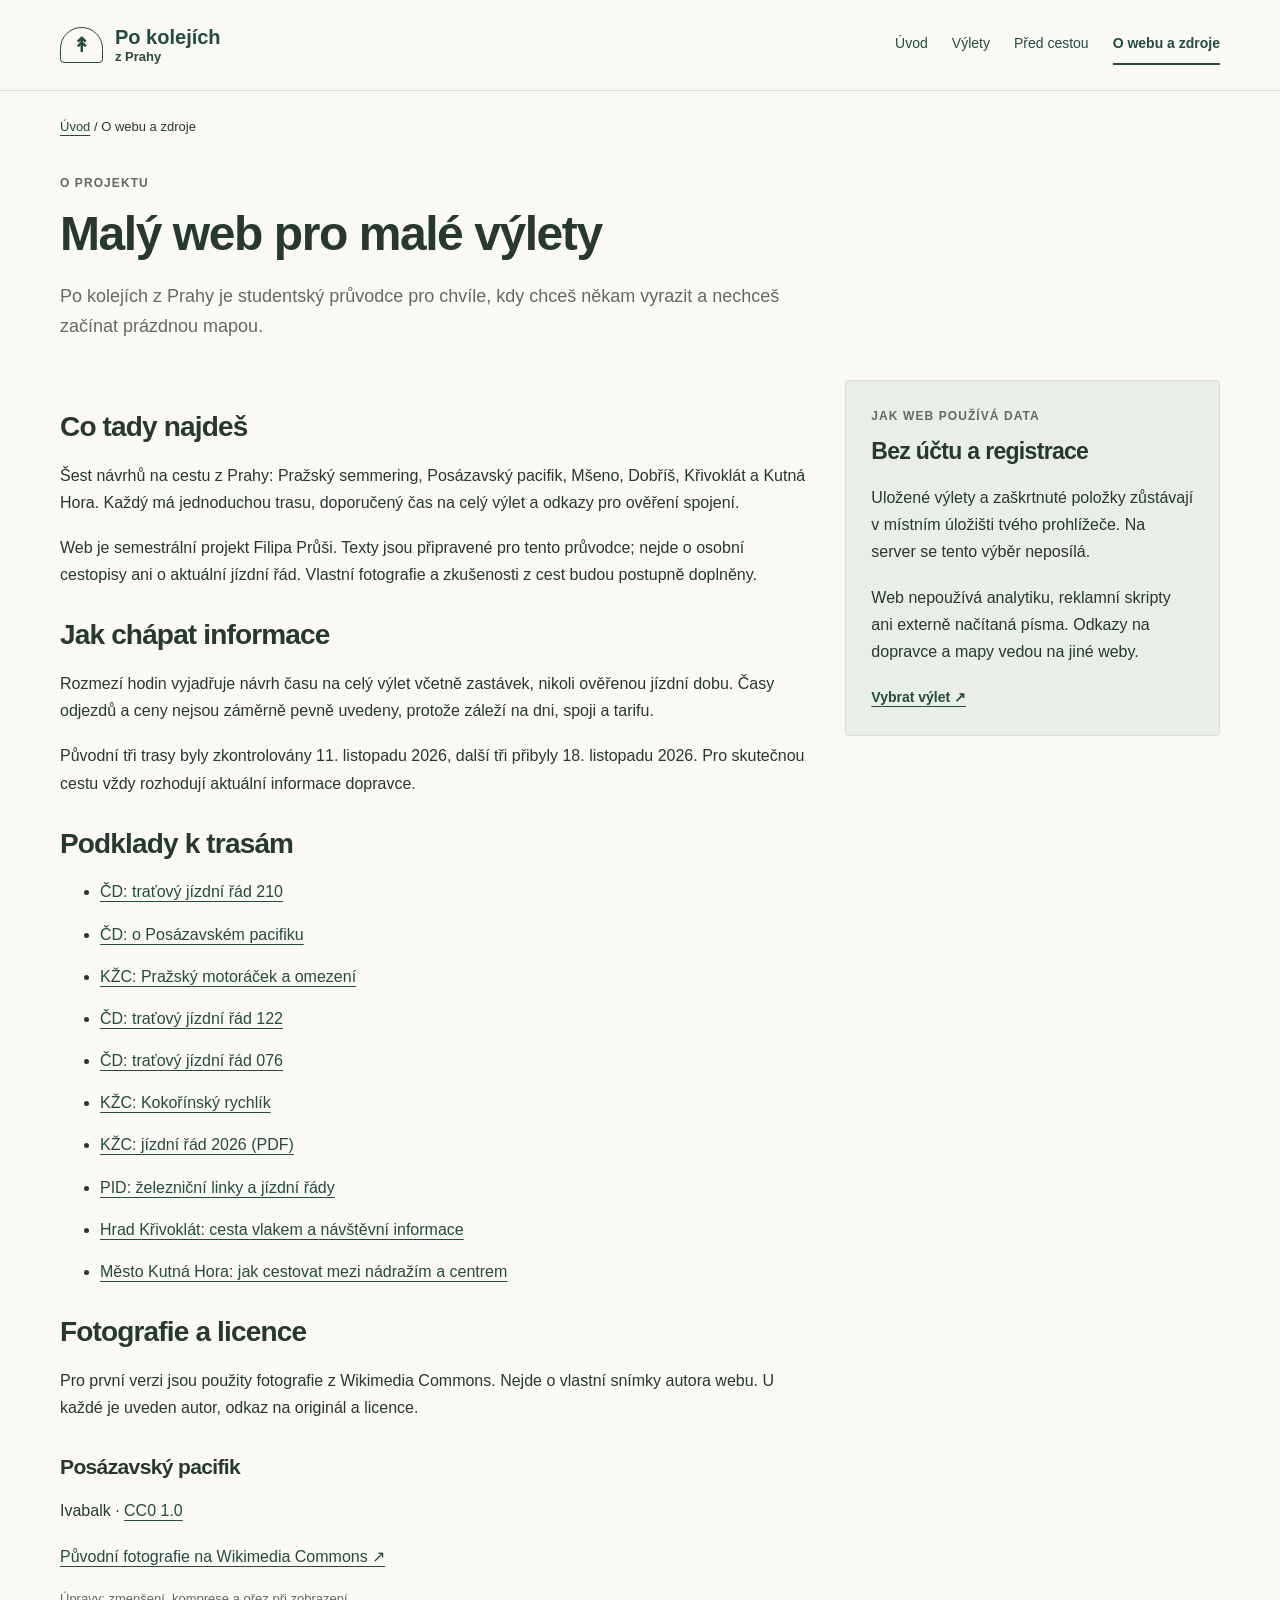
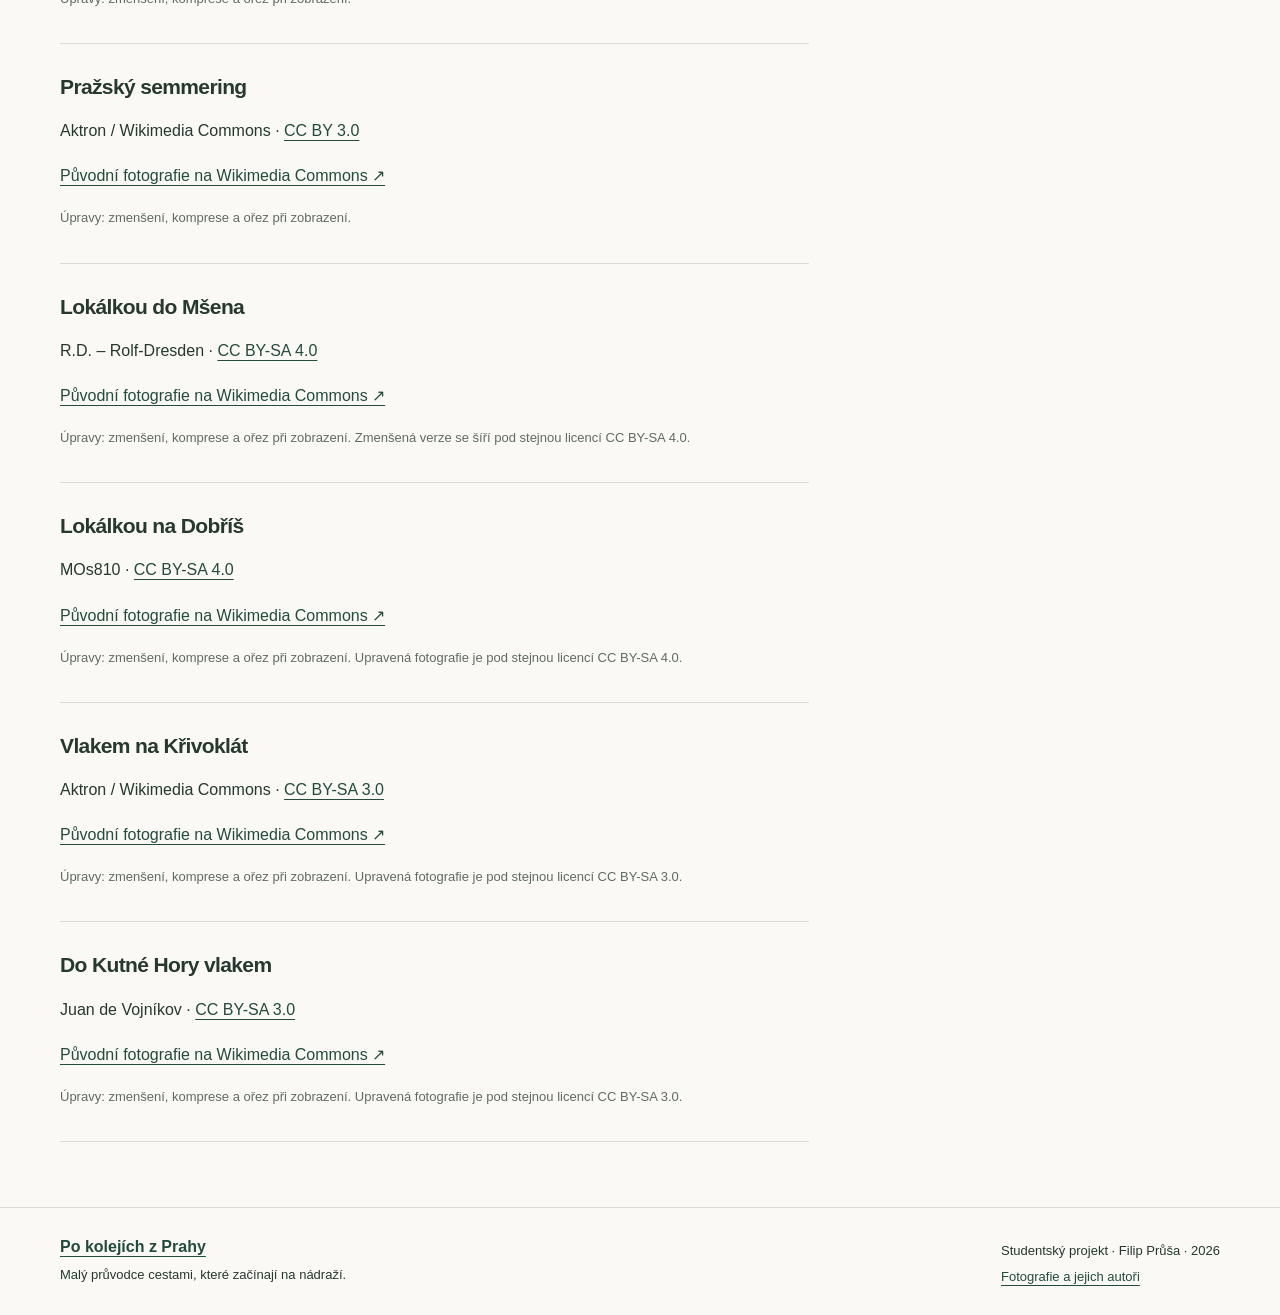
<file: o-webu.html>
<!doctype html>
<html lang="cs">
  <head>
    <meta charset="utf-8">
    <meta name="viewport" content="width=device-width, initial-scale=1">
    <title>O webu a zdroje | Po kolejích z Prahy</title>
    <meta name="description" content="Informace o studentském projektu Po kolejích z Prahy, zdroje tras a licence fotografií.">
    <meta name="author" content="Filip Průša">
    <!-- Hlavní adresa stránky pro vyhledávače. -->
    <link rel="canonical" href="https://9yttm8r4h7-droid.github.io/Vlakem-z-Prahy/o-webu.html">
    <meta name="theme-color" content="#244b3e">
    <link rel="icon" href="assets/favicon.svg" type="image/svg+xml">
    <!-- Vzhled je společný pro všechny stránky. -->
    <link rel="stylesheet" href="assets/style.css">
    <!-- defer spustí skript až po načtení HTML. -->
    <script src="assets/script.js" defer></script>
  </head>
  <body>
    <a class="skip" href="#obsah">Přeskočit na obsah</a>
    <!-- ZÁHLAVÍ A MENU: při změně navigace uprav všech deset HTML souborů. -->
    <header class="site-header">
      <div class="container header-inner">
        <a href="index.html" class="brand"><span class="brand-icon" aria-hidden="true">↟</span><span>Po kolejích <span class="brand-small">z Prahy</span></span></a>
        <nav aria-label="Hlavní navigace">
          <ul>
            <li><a href="index.html">Úvod</a></li>
            <li><a href="vylety.html">Výlety</a></li>
            <li><a href="pred-cestou.html">Před cestou</a></li>
            <li><a href="o-webu.html" aria-current="page">O webu a zdroje</a></li>
          </ul>
        </nav>
      </div>
    </header>
    <!-- HLAVNÍ OBSAH: tato část se na jednotlivých stránkách liší. -->
    <main id="obsah" class="container">
      <nav class="breadcrumb" aria-label="Drobečková navigace"><a href="index.html">Úvod</a><span aria-hidden="true"> / </span><span>O webu a zdroje</span></nav>
      <header class="page-heading">
        <p class="eyebrow">O projektu</p>
        <h1>Malý web pro malé výlety</h1>
        <p class="lead">Po kolejích z Prahy je studentský průvodce pro chvíle, kdy chceš někam vyrazit a nechceš začínat prázdnou mapou.</p>
      </header>
      <!-- columns vytvoří dva sloupce; na mobilu je CSS složí pod sebe. -->
      <div class="columns">
        <div class="story">
          <section>
            <h2>Co tady najdeš</h2>
            <p>Šest návrhů na cestu z Prahy: Pražský semmering, Posázavský pacifik, Mšeno, Dobříš, Křivoklát a Kutná Hora. Každý má jednoduchou trasu, doporučený čas na celý výlet a odkazy pro ověření spojení.</p>
            <p>Web je semestrální projekt Filipa Průši. Texty jsou připravené pro tento průvodce; nejde o osobní cestopisy ani o aktuální jízdní řád. Vlastní fotografie a zkušenosti z cest budou postupně doplněny.</p>
          </section>
          <section>
            <h2>Jak chápat informace</h2>
            <p>Rozmezí hodin vyjadřuje návrh času na celý výlet včetně zastávek, nikoli ověřenou jízdní dobu. Časy odjezdů a ceny nejsou záměrně pevně uvedeny, protože záleží na dni, spoji a tarifu.</p>
            <p>Původní tři trasy byly zkontrolovány 11. listopadu 2026, další tři přibyly <time datetime="2026-11-18">18. listopadu 2026</time>. Pro skutečnou cestu vždy rozhodují aktuální informace dopravce.</p>
          </section>
          <section id="zdroje">
            <h2>Podklady k trasám</h2>
            <ul class="source-links">
              <li><a href="https://www.cd.cz/jizdni-rad/tratove-jizdni-rady/trat/210/0">ČD: traťový jízdní řád 210</a></li>
              <li><a href="https://ceskedrahy.cz/tiskove-centrum/tiskove-zpravy/posazavsky-pacifik-legendarni-trat-ceskeho-trampingu">ČD: o Posázavském pacifiku</a></li>
              <li><a href="https://www.kzc.cz/?sekce=pravidelne_verejne_vlaky&amp;stranka=prazsky_motoracek">KŽC: Pražský motoráček a omezení</a></li>
              <li><a href="https://www.cd.cz/jizdni-rad/tratove-jizdni-rady/trat/122/0">ČD: traťový jízdní řád 122</a></li>
              <li><a href="https://www.cd.cz/jizdni-rad/tratove-jizdni-rady/trat/076/0">ČD: traťový jízdní řád 076</a></li>
              <li><a href="https://www.kzc.cz/?sekce=pravidelne_verejne_vlaky&amp;stranka=kokorinsky_rychlik">KŽC: Kokořínský rychlík</a></li>
              <li><a href="https://kzc.cz/pravidelne_verejne_vlaky/kokorinsky_rychlik/jr_kokorinsky_rychlik_2025-12-14.pdf">KŽC: jízdní řád 2026 (PDF)</a></li>
              <li><a href="https://pid.cz/jizdni-rady-podle-linek/zeleznice/">PID: železniční linky a jízdní řády</a></li>
              <li><a href="https://www.hrad-krivoklat.cz/cs/informace-pro-navstevniky/jak-se-k-nam-dostanete">Hrad Křivoklát: cesta vlakem a návštěvní informace</a></li>
              <li><a href="https://vhd.kutnahora.cz/jak-cestovat-po-kutne-hore/">Město Kutná Hora: jak cestovat mezi nádražím a centrem</a></li>
            </ul>
          </section>
          <section id="fotografie">
            <h2>Fotografie a licence</h2>
            <p>Pro první verzi jsou použity fotografie z Wikimedia Commons. Nejde o vlastní snímky autora webu. U každé je uveden autor, odkaz na originál a licence.</p>
            <ul class="credits-list">
              <li>
                <h3>Posázavský pacifik</h3>
                <p>Ivabalk · <a href="https://creativecommons.org/publicdomain/zero/1.0/">CC0 1.0</a></p>
                <p><a href="https://commons.wikimedia.org/wiki/File:Viadukt_u_Žampachu.jpg">Původní fotografie na Wikimedia Commons ↗</a></p>
                <p class="small">Úpravy: zmenšení, komprese a ořez při zobrazení. </p>
              </li>
              <li>
                <h3>Pražský semmering</h3>
                <p>Aktron / Wikimedia Commons · <a href="https://creativecommons.org/licenses/by/3.0/">CC BY 3.0</a></p>
                <p><a href="https://commons.wikimedia.org/wiki/File:Praha,_Hlubočepy,_Železniční_trať,_Pražský_motoráček_V.jpg">Původní fotografie na Wikimedia Commons ↗</a></p>
                <p class="small">Úpravy: zmenšení, komprese a ořez při zobrazení. </p>
              </li>
              <li>
                <h3>Lokálkou do Mšena</h3>
                <p>R.D. – Rolf-Dresden · <a href="https://creativecommons.org/licenses/by-sa/4.0/">CC BY-SA 4.0</a></p>
                <p><a href="https://commons.wikimedia.org/wiki/File:RD_240714_stanice_Mšeno,_vlak_linky_S33_2.jpg">Původní fotografie na Wikimedia Commons ↗</a></p>
                <p class="small">Úpravy: zmenšení, komprese a ořez při zobrazení. Zmenšená verze se šíří pod stejnou licencí CC BY-SA 4.0.</p>
              </li>
              <li>
                <h3>Lokálkou na Dobříš</h3>
                <p>MOs810 · <a href="https://creativecommons.org/licenses/by-sa/4.0">CC BY-SA 4.0</a></p>
                <p><a href="https://commons.wikimedia.org/wiki/File:814_216_8_Dobris_konecna_stanice_(3).jpg">Původní fotografie na Wikimedia Commons ↗</a></p>
                <p class="small">Úpravy: zmenšení, komprese a ořez při zobrazení. Upravená fotografie je pod stejnou licencí CC BY-SA 4.0.</p>
              </li>
              <li>
                <h3>Vlakem na Křivoklát</h3>
                <p>Aktron / Wikimedia Commons · <a href="http://creativecommons.org/licenses/by-sa/3.0/">CC BY-SA 3.0</a></p>
                <p><a href="https://commons.wikimedia.org/wiki/File:Roztoky_u_K%C5%99ivokl%C3%A1tu,_%C5%BEelezni%C4%8Dn%C3%AD_most.jpg">Původní fotografie na Wikimedia Commons ↗</a></p>
                <p class="small">Úpravy: zmenšení, komprese a ořez při zobrazení. Upravená fotografie je pod stejnou licencí CC BY-SA 3.0.</p>
              </li>
              <li>
                <h3>Do Kutné Hory vlakem</h3>
                <p>Juan de Vojníkov · <a href="https://creativecommons.org/licenses/by-sa/3.0">CC BY-SA 3.0</a></p>
                <p><a href="https://commons.wikimedia.org/wiki/File:N%C3%A1dra%C5%BE%C3%AD_Kutn%C3%A1_Hora_m%C4%9Bsto.JPG">Původní fotografie na Wikimedia Commons ↗</a></p>
                <p class="small">Úpravy: zmenšení, komprese a ořez při zobrazení. Upravená fotografie je pod stejnou licencí CC BY-SA 3.0.</p>
              </li>
            </ul>
          </section>
        </div>
        <aside class="help-panel">
          <p class="eyebrow">Jak web používá data</p>
          <h2>Bez účtu a registrace</h2>
          <p>Uložené výlety a zaškrtnuté položky zůstávají v místním úložišti tvého prohlížeče. Na server se tento výběr neposílá.</p>
          <p>Web nepoužívá analytiku, reklamní skripty ani externě načítaná písma. Odkazy na dopravce a mapy vedou na jiné weby.</p>
          <a href="vylety.html" class="text-link">Vybrat výlet ↗</a>
        </aside>
      </div>
    </main>
    <!-- ZÁPATÍ: společná identifikace webu, viditelná také při tisku. -->
    <footer class="site-footer">
      <div class="container footer-inner">
        <div>
          <a class="footer-brand" href="index.html">Po kolejích z Prahy</a>
          <p>Malý průvodce cestami, které začínají na nádraží.</p>
        </div>
        <div>
          <p>Studentský projekt · Filip Průša · 2026</p>
          <a href="o-webu.html#fotografie">Fotografie a jejich autoři</a>
        </div>
      </div>
    </footer>
  </body>
</html>
</file>
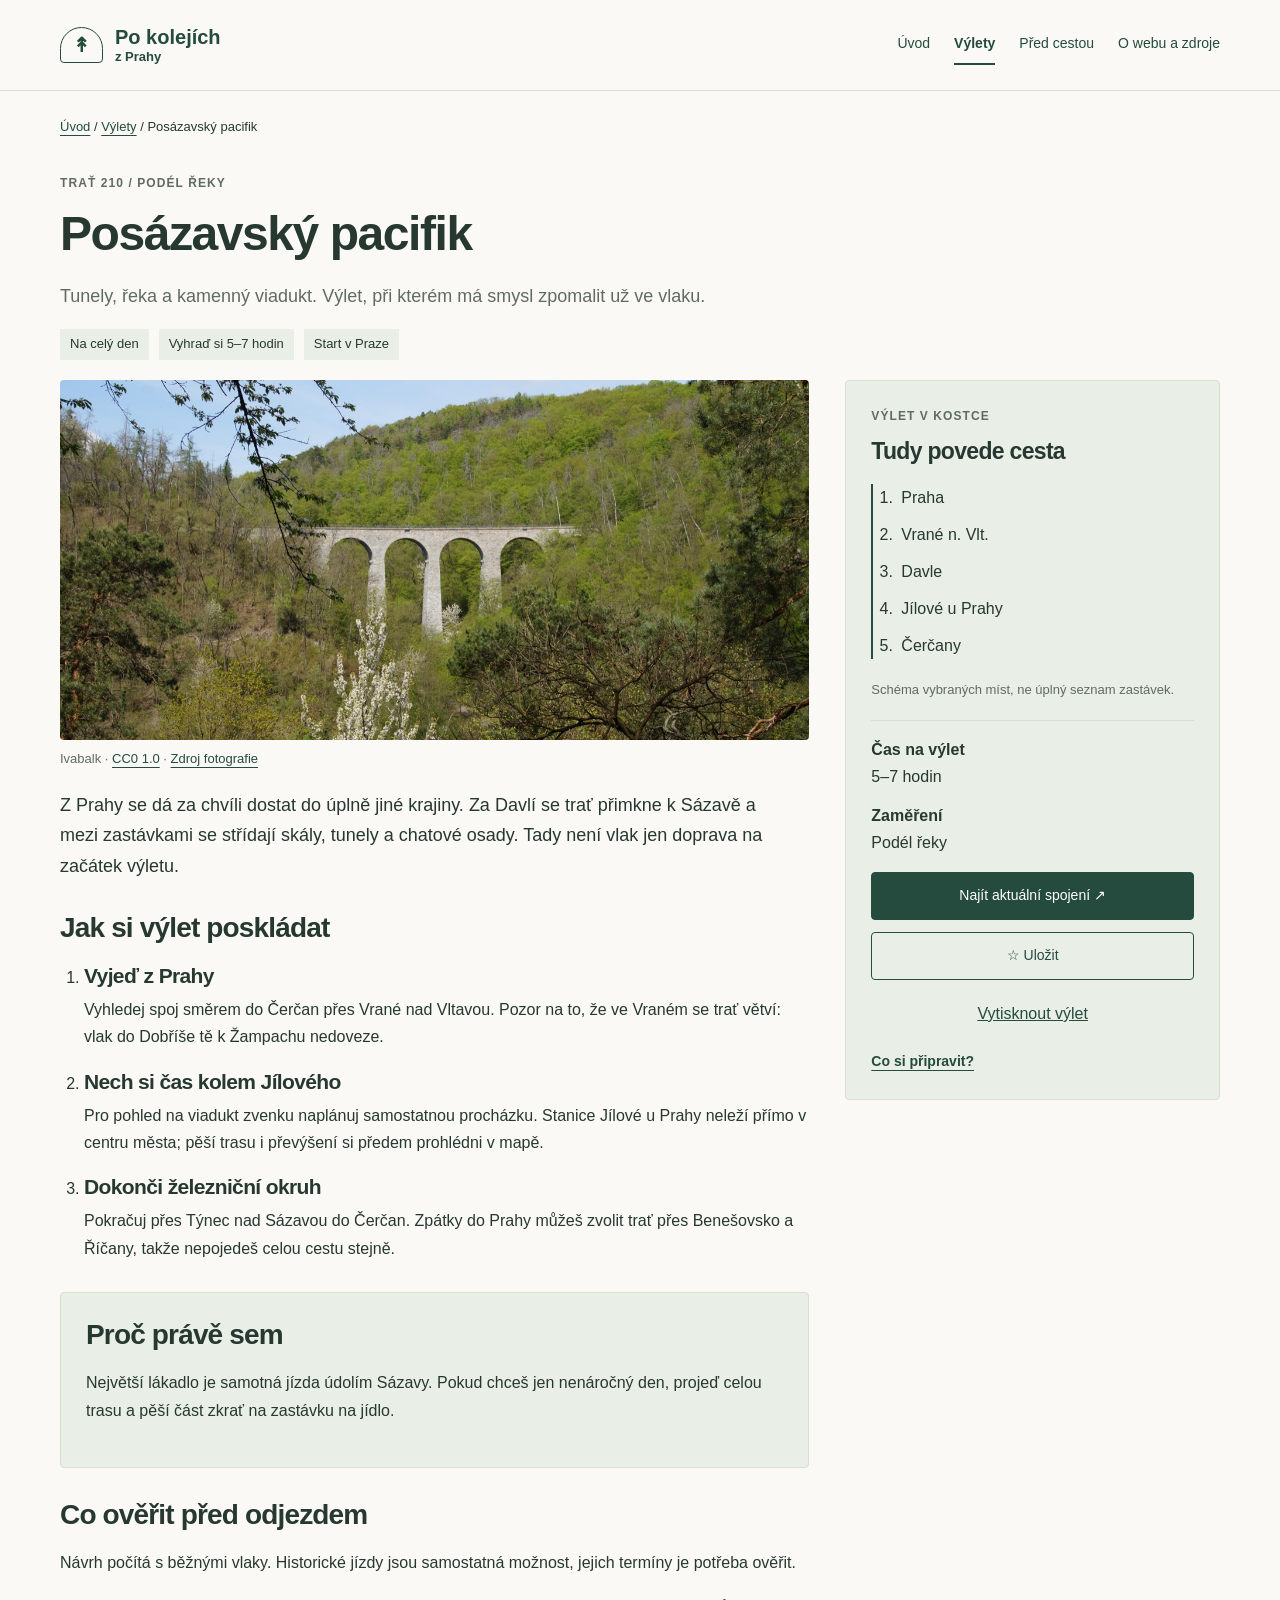
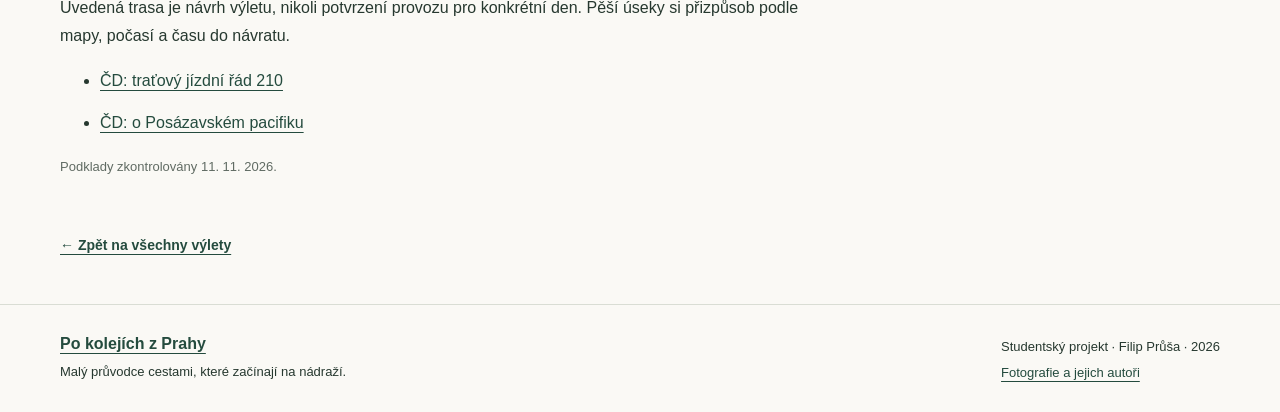
<file: pacifik.html>
<!doctype html>
<html lang="cs">
  <head>
    <meta charset="utf-8">
    <meta name="viewport" content="width=device-width, initial-scale=1">
    <title>Posázavský pacifik | Po kolejích z Prahy</title>
    <meta name="description" content="Tunely, řeka a kamenný viadukt. Výlet, při kterém má smysl zpomalit už ve vlaku.">
    <meta name="author" content="Filip Průša">
    <!-- Hlavní adresa stránky pro vyhledávače. -->
    <link rel="canonical" href="https://9yttm8r4h7-droid.github.io/Vlakem-z-Prahy/pacifik.html">
    <meta name="theme-color" content="#244b3e">
    <link rel="icon" href="assets/favicon.svg" type="image/svg+xml">
    <!-- Vzhled je společný pro všechny stránky. -->
    <link rel="stylesheet" href="assets/style.css">
    <!-- defer spustí skript až po načtení HTML. -->
    <script src="assets/script.js" defer></script>
  </head>
  <body>
    <a class="skip" href="#obsah">Přeskočit na obsah</a>
    <!-- ZÁHLAVÍ A MENU: při změně navigace uprav všech deset HTML souborů. -->
    <header class="site-header">
      <div class="container header-inner">
        <a href="index.html" class="brand"><span class="brand-icon" aria-hidden="true">↟</span><span>Po kolejích <span class="brand-small">z Prahy</span></span></a>
        <nav aria-label="Hlavní navigace">
          <ul>
            <li><a href="index.html">Úvod</a></li>
            <li><a href="vylety.html" aria-current="page">Výlety</a></li>
            <li><a href="pred-cestou.html">Před cestou</a></li>
            <li><a href="o-webu.html">O webu a zdroje</a></li>
          </ul>
        </nav>
      </div>
    </header>
    <!-- HLAVNÍ OBSAH: tato část se na jednotlivých stránkách liší. -->
    <main id="obsah" class="container">
      <nav class="breadcrumb" aria-label="Drobečková navigace"><a href="index.html">Úvod</a><span aria-hidden="true"> / </span><a href="vylety.html">Výlety</a><span aria-hidden="true"> / </span><span>Posázavský pacifik</span></nav>
      <header class="page-heading">
        <p class="eyebrow">Trať 210 <span aria-hidden="true">/</span> Podél řeky</p>
        <h1>Posázavský pacifik</h1>
        <p class="lead">Tunely, řeka a kamenný viadukt. Výlet, při kterém má smysl zpomalit už ve vlaku.</p>
        <div class="detail-tags"><span>Na celý den</span><span>Vyhraď si 5–7 hodin</span><span>Start v Praze</span></div>
      </header>
      <!-- columns vytvoří dva sloupce; na mobilu je CSS složí pod sebe. -->
      <div class="columns">
        <div class="story">
          <figure class="detail-photo">
            <img src="assets/pacifik.jpg" alt="Kamenné oblouky Žampašského viaduktu mezi zalesněnými svahy" width="1280" height="852" fetchpriority="high">
            <figcaption>Ivabalk · <a href="https://creativecommons.org/publicdomain/zero/1.0/">CC0 1.0</a> · <a href="o-webu.html#fotografie">Zdroj fotografie</a></figcaption>
          </figure>
          <p class="intro-text">Z Prahy se dá za chvíli dostat do úplně jiné krajiny. Za Davlí se trať přimkne k Sázavě a mezi zastávkami se střídají skály, tunely a chatové osady. Tady není vlak jen doprava na začátek výletu.</p>
          <section>
            <h2>Jak si výlet poskládat</h2>
            <ol class="itinerary">
              <li>
                <h3>Vyjeď z Prahy</h3>
                <p>Vyhledej spoj směrem do Čerčan přes Vrané nad Vltavou. Pozor na to, že ve Vraném se trať větví: vlak do Dobříše tě k Žampachu nedoveze.</p>
              </li>
              <li>
                <h3>Nech si čas kolem Jílového</h3>
                <p>Pro pohled na viadukt zvenku naplánuj samostatnou procházku. Stanice Jílové u Prahy neleží přímo v centru města; pěší trasu i převýšení si předem prohlédni v mapě.</p>
              </li>
              <li>
                <h3>Dokonči železniční okruh</h3>
                <p>Pokračuj přes Týnec nad Sázavou do Čerčan. Zpátky do Prahy můžeš zvolit trať přes Benešovsko a Říčany, takže nepojedeš celou cestu stejně.</p>
              </li>
            </ol>
          </section>
          <section class="story-note">
            <h2>Proč právě sem</h2>
            <p>Největší lákadlo je samotná jízda údolím Sázavy. Pokud chceš jen nenáročný den, projeď celou trasu a pěší část zkrať na zastávku na jídlo.</p>
          </section>
          <section>
            <h2>Co ověřit před odjezdem</h2>
            <p>Návrh počítá s běžnými vlaky. Historické jízdy jsou samostatná možnost, jejich termíny je potřeba ověřit.</p>
            <p>Uvedená trasa je návrh výletu, nikoli potvrzení provozu pro konkrétní den. Pěší úseky si přizpůsob podle mapy, počasí a času do návratu.</p>
            <ul class="source-links">
              <li><a href="https://www.cd.cz/jizdni-rad/tratove-jizdni-rady/trat/210/0">ČD: traťový jízdní řád 210</a></li>
              <li><a href="https://ceskedrahy.cz/tiskove-centrum/tiskove-zpravy/posazavsky-pacifik-legendarni-trat-ceskeho-trampingu">ČD: o Posázavském pacifiku</a></li>
            </ul>
            <p class="small">Podklady zkontrolovány <time datetime="2026-11-11">11. 11. 2026</time>.</p>
          </section>
        </div>
        <aside class="route-panel" aria-labelledby="trasa-nadpis">
          <p class="eyebrow">Výlet v kostce</p>
          <h2 id="trasa-nadpis">Tudy povede cesta</h2>
          <ol class="route-stops">
            <li>Praha</li>
            <li>Vrané n. Vlt.</li>
            <li>Davle</li>
            <li>Jílové u Prahy</li>
            <li>Čerčany</li>
          </ol>
          <p class="small">Schéma vybraných míst, ne úplný seznam zastávek.</p>
          <dl class="facts">
            <div>
              <dt>Čas na výlet</dt>
              <dd>5–7 hodin</dd>
            </div>
            <div>
              <dt>Zaměření</dt>
              <dd>Podél řeky</dd>
            </div>
          </dl>
          <a href="https://www.cd.cz/spojeni-a-jizdenka/" class="button">Najít aktuální spojení ↗</a>
          <button hidden data-save="pacifik" class="button secondary" aria-pressed="false" type="button" data-name="Posázavský pacifik">☆ Uložit</button>
          <button hidden data-print class="print-button" type="button">Vytisknout výlet</button>
          <a href="pred-cestou.html" class="text-link">Co si připravit?</a>
        </aside>
      </div>
      <div class="back-row"><a href="vylety.html" class="text-link">← Zpět na všechny výlety</a></div>
    </main>
    <!-- ZÁPATÍ: společná identifikace webu, viditelná také při tisku. -->
    <footer class="site-footer">
      <div class="container footer-inner">
        <div>
          <a class="footer-brand" href="index.html">Po kolejích z Prahy</a>
          <p>Malý průvodce cestami, které začínají na nádraží.</p>
        </div>
        <div>
          <p>Studentský projekt · Filip Průša · 2026</p>
          <a href="o-webu.html#fotografie">Fotografie a jejich autoři</a>
        </div>
      </div>
    </footer>
  </body>
</html>
</file>
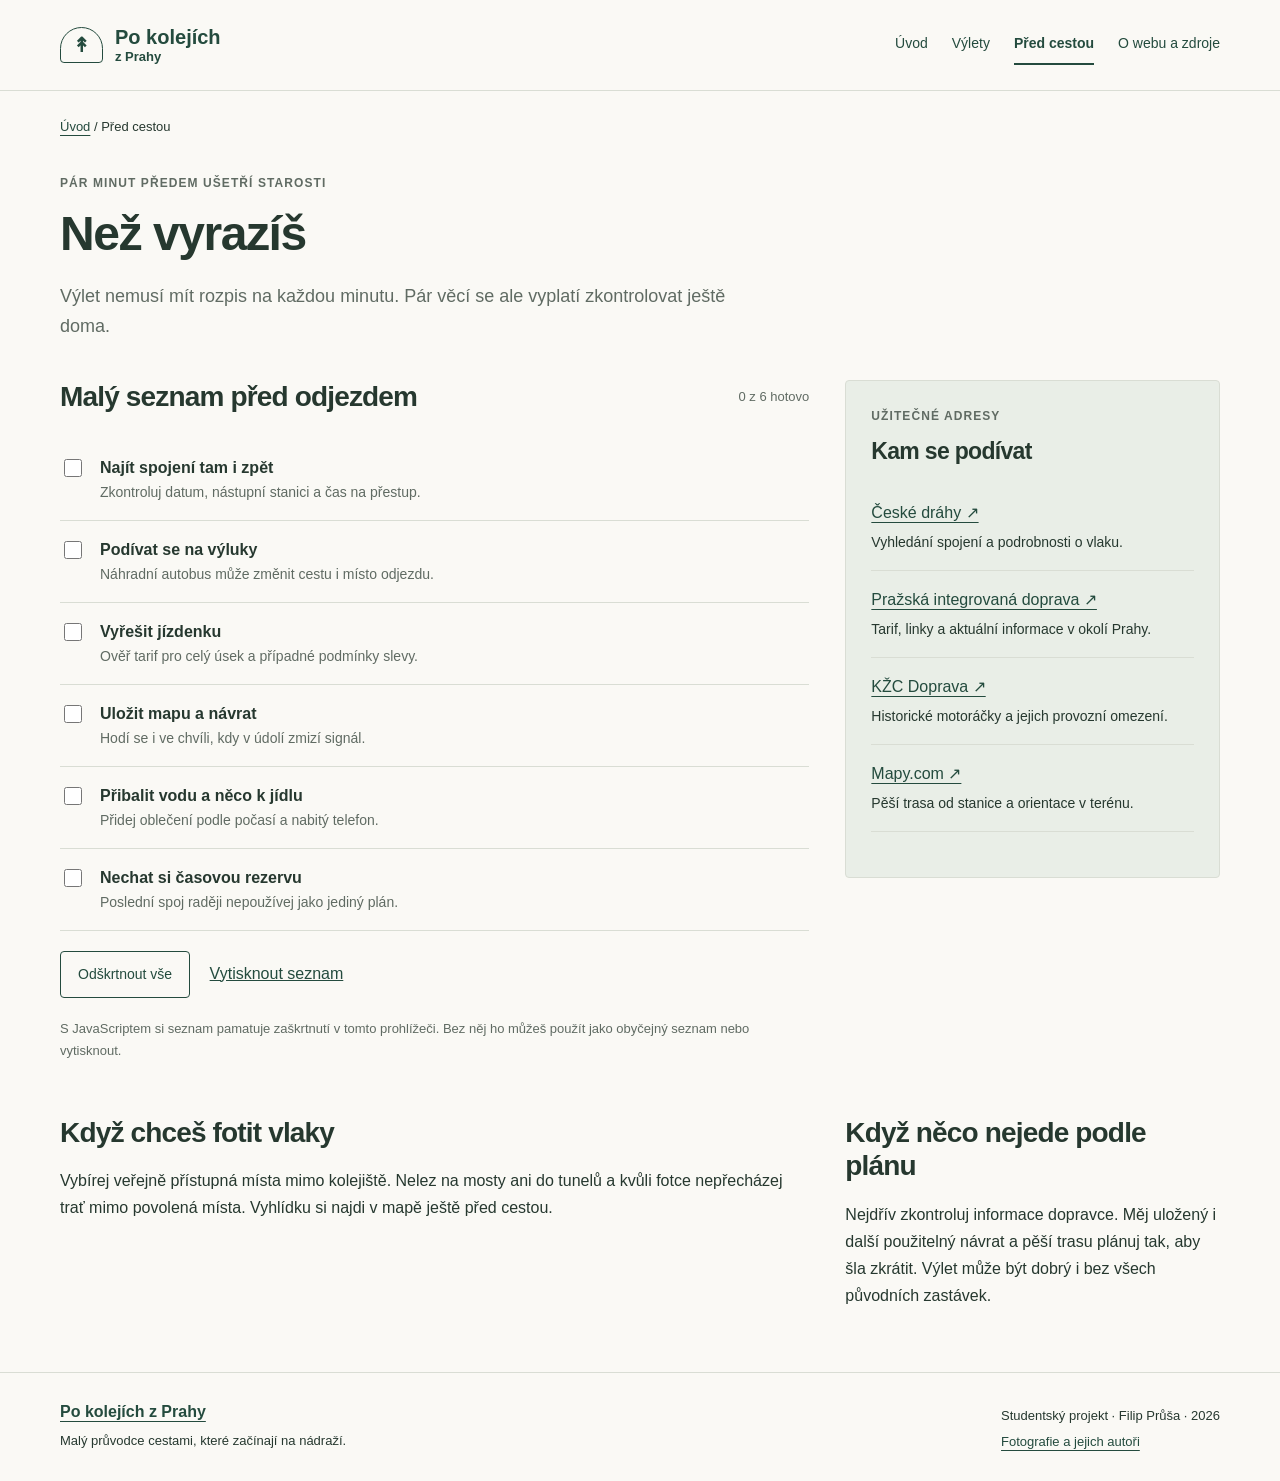
<file: pred-cestou.html>
<!doctype html>
<html lang="cs">
  <head>
    <meta charset="utf-8">
    <meta name="viewport" content="width=device-width, initial-scale=1">
    <title>Před cestou | Po kolejích z Prahy</title>
    <meta name="description" content="Seznam věcí před výletem vlakem, odkazy na spojení a praktické rady pro cestu.">
    <meta name="author" content="Filip Průša">
    <!-- Hlavní adresa stránky pro vyhledávače. -->
    <link rel="canonical" href="https://9yttm8r4h7-droid.github.io/Vlakem-z-Prahy/pred-cestou.html">
    <meta name="theme-color" content="#244b3e">
    <link rel="icon" href="assets/favicon.svg" type="image/svg+xml">
    <!-- Vzhled je společný pro všechny stránky. -->
    <link rel="stylesheet" href="assets/style.css">
    <!-- defer spustí skript až po načtení HTML. -->
    <script src="assets/script.js" defer></script>
  </head>
  <body>
    <a class="skip" href="#obsah">Přeskočit na obsah</a>
    <!-- ZÁHLAVÍ A MENU: při změně navigace uprav všech deset HTML souborů. -->
    <header class="site-header">
      <div class="container header-inner">
        <a href="index.html" class="brand"><span class="brand-icon" aria-hidden="true">↟</span><span>Po kolejích <span class="brand-small">z Prahy</span></span></a>
        <nav aria-label="Hlavní navigace">
          <ul>
            <li><a href="index.html">Úvod</a></li>
            <li><a href="vylety.html">Výlety</a></li>
            <li><a href="pred-cestou.html" aria-current="page">Před cestou</a></li>
            <li><a href="o-webu.html">O webu a zdroje</a></li>
          </ul>
        </nav>
      </div>
    </header>
    <!-- HLAVNÍ OBSAH: tato část se na jednotlivých stránkách liší. -->
    <main id="obsah" class="container">
      <nav class="breadcrumb" aria-label="Drobečková navigace"><a href="index.html">Úvod</a><span aria-hidden="true"> / </span><span>Před cestou</span></nav>
      <header class="page-heading">
        <p class="eyebrow">Pár minut předem ušetří starosti</p>
        <h1>Než vyrazíš</h1>
        <p class="lead">Výlet nemusí mít rozpis na každou minutu. Pár věcí se ale vyplatí zkontrolovat ještě doma.</p>
      </header>
      <!-- columns vytvoří dva sloupce; na mobilu je CSS složí pod sebe. -->
      <div class="columns">
        <section>
          <div class="section-heading">
            <h2>Malý seznam před odjezdem</h2>
            <span id="check-progress" class="small" role="status" hidden>0 z 6 hotovo</span>
          </div>
          <ul class="checklist">
            <li>
              <label for="check-spojeni"><input type="checkbox" id="check-spojeni" data-check="spojeni"><span><strong>Najít spojení tam i zpět</strong><span>Zkontroluj datum, nástupní stanici a čas na přestup.</span></span></label>
            </li>
            <li>
              <label for="check-vyluky"><input type="checkbox" id="check-vyluky" data-check="vyluky"><span><strong>Podívat se na výluky</strong><span>Náhradní autobus může změnit cestu i místo odjezdu.</span></span></label>
            </li>
            <li>
              <label for="check-jizdenka"><input type="checkbox" id="check-jizdenka" data-check="jizdenka"><span><strong>Vyřešit jízdenku</strong><span>Ověř tarif pro celý úsek a případné podmínky slevy.</span></span></label>
            </li>
            <li>
              <label for="check-mapa"><input type="checkbox" id="check-mapa" data-check="mapa"><span><strong>Uložit mapu a návrat</strong><span>Hodí se i ve chvíli, kdy v údolí zmizí signál.</span></span></label>
            </li>
            <li>
              <label for="check-vybava"><input type="checkbox" id="check-vybava" data-check="vybava"><span><strong>Přibalit vodu a něco k jídlu</strong><span>Přidej oblečení podle počasí a nabitý telefon.</span></span></label>
            </li>
            <li>
              <label for="check-rezerva"><input type="checkbox" id="check-rezerva" data-check="rezerva"><span><strong>Nechat si časovou rezervu</strong><span>Poslední spoj raději nepoužívej jako jediný plán.</span></span></label>
            </li>
          </ul>
          <div class="check-actions">
            <button hidden id="reset-checklist" class="button secondary" type="button">Odškrtnout vše</button>
            <button hidden data-print class="print-button" type="button">Vytisknout seznam</button>
          </div>
          <p class="small">S JavaScriptem si seznam pamatuje zaškrtnutí v tomto prohlížeči. Bez něj ho můžeš použít jako obyčejný seznam nebo vytisknout.</p>
        </section>
        <aside class="help-panel">
          <p class="eyebrow">Užitečné adresy</p>
          <h2>Kam se podívat</h2>
          <ul class="resource-list">
            <li>
              <a href="https://www.cd.cz/spojeni-a-jizdenka/">České dráhy ↗</a>
              <p>Vyhledání spojení a podrobnosti o vlaku.</p>
            </li>
            <li>
              <a href="https://pid.cz/">Pražská integrovaná doprava ↗</a>
              <p>Tarif, linky a aktuální informace v okolí Prahy.</p>
            </li>
            <li>
              <a href="https://www.kzc.cz/">KŽC Doprava ↗</a>
              <p>Historické motoráčky a jejich provozní omezení.</p>
            </li>
            <li>
              <a href="https://mapy.com/">Mapy.com ↗</a>
              <p>Pěší trasa od stanice a orientace v terénu.</p>
            </li>
          </ul>
        </aside>
      </div>
      <section class="columns advice-section">
        <div>
          <h2>Když chceš fotit vlaky</h2>
          <p>Vybírej veřejně přístupná místa mimo kolejiště. Nelez na mosty ani do tunelů a kvůli fotce nepřecházej trať mimo povolená místa. Vyhlídku si najdi v mapě ještě před cestou.</p>
        </div>
        <div>
          <h2>Když něco nejede podle plánu</h2>
          <p>Nejdřív zkontroluj informace dopravce. Měj uložený i další použitelný návrat a pěší trasu plánuj tak, aby šla zkrátit. Výlet může být dobrý i bez všech původních zastávek.</p>
        </div>
      </section>
    </main>
    <!-- ZÁPATÍ: společná identifikace webu, viditelná také při tisku. -->
    <footer class="site-footer">
      <div class="container footer-inner">
        <div>
          <a class="footer-brand" href="index.html">Po kolejích z Prahy</a>
          <p>Malý průvodce cestami, které začínají na nádraží.</p>
        </div>
        <div>
          <p>Studentský projekt · Filip Průša · 2026</p>
          <a href="o-webu.html#fotografie">Fotografie a jejich autoři</a>
        </div>
      </div>
    </footer>
  </body>
</html>
</file>
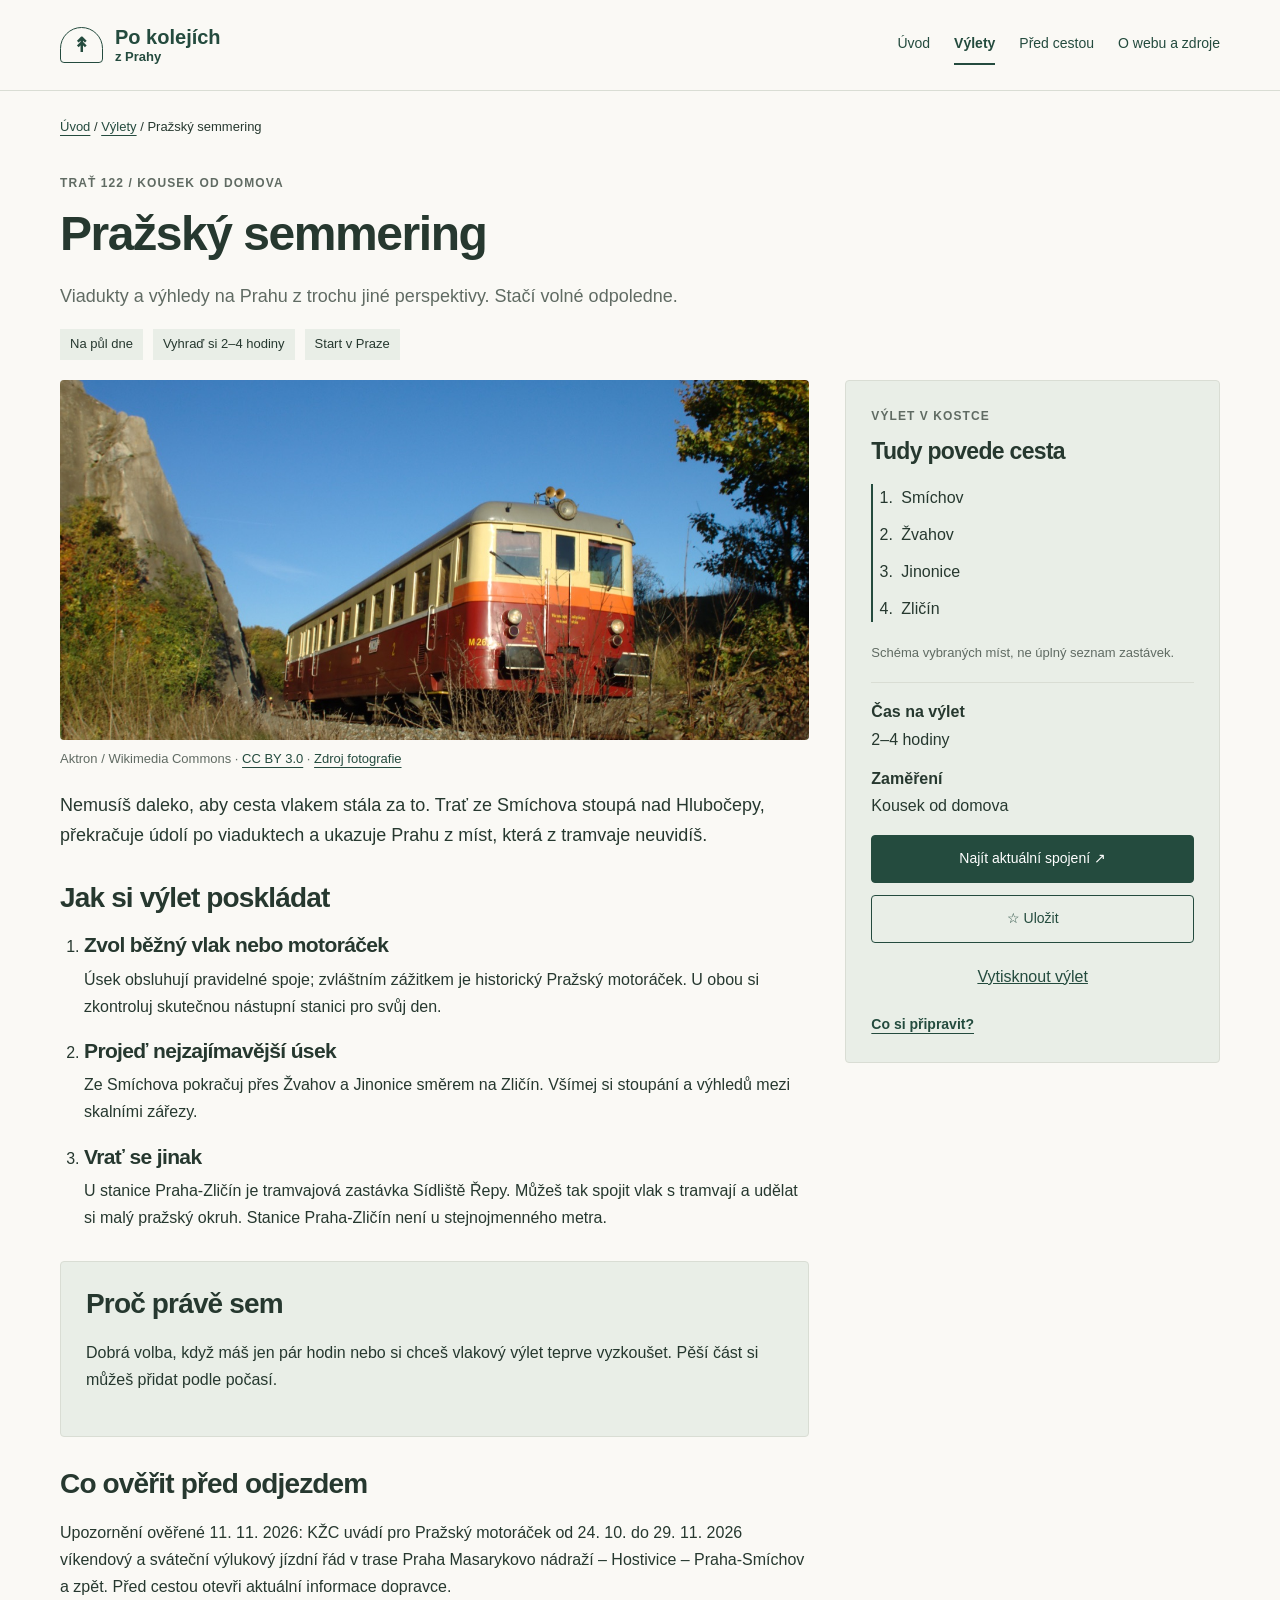
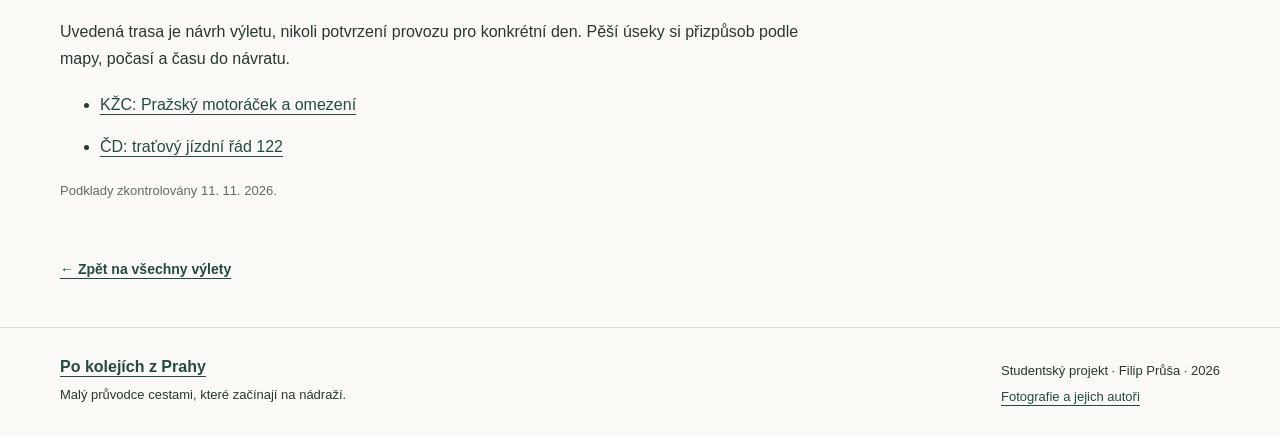
<file: semmering.html>
<!doctype html>
<html lang="cs">
  <head>
    <meta charset="utf-8">
    <meta name="viewport" content="width=device-width, initial-scale=1">
    <title>Pražský semmering | Po kolejích z Prahy</title>
    <meta name="description" content="Viadukty a výhledy na Prahu z trochu jiné perspektivy. Stačí volné odpoledne.">
    <meta name="author" content="Filip Průša">
    <!-- Hlavní adresa stránky pro vyhledávače. -->
    <link rel="canonical" href="https://9yttm8r4h7-droid.github.io/Vlakem-z-Prahy/semmering.html">
    <meta name="theme-color" content="#244b3e">
    <link rel="icon" href="assets/favicon.svg" type="image/svg+xml">
    <!-- Vzhled je společný pro všechny stránky. -->
    <link rel="stylesheet" href="assets/style.css">
    <!-- defer spustí skript až po načtení HTML. -->
    <script src="assets/script.js" defer></script>
  </head>
  <body>
    <a class="skip" href="#obsah">Přeskočit na obsah</a>
    <!-- ZÁHLAVÍ A MENU: při změně navigace uprav všech deset HTML souborů. -->
    <header class="site-header">
      <div class="container header-inner">
        <a href="index.html" class="brand"><span class="brand-icon" aria-hidden="true">↟</span><span>Po kolejích <span class="brand-small">z Prahy</span></span></a>
        <nav aria-label="Hlavní navigace">
          <ul>
            <li><a href="index.html">Úvod</a></li>
            <li><a href="vylety.html" aria-current="page">Výlety</a></li>
            <li><a href="pred-cestou.html">Před cestou</a></li>
            <li><a href="o-webu.html">O webu a zdroje</a></li>
          </ul>
        </nav>
      </div>
    </header>
    <!-- HLAVNÍ OBSAH: tato část se na jednotlivých stránkách liší. -->
    <main id="obsah" class="container">
      <nav class="breadcrumb" aria-label="Drobečková navigace"><a href="index.html">Úvod</a><span aria-hidden="true"> / </span><a href="vylety.html">Výlety</a><span aria-hidden="true"> / </span><span>Pražský semmering</span></nav>
      <header class="page-heading">
        <p class="eyebrow">Trať 122 <span aria-hidden="true">/</span> Kousek od domova</p>
        <h1>Pražský semmering</h1>
        <p class="lead">Viadukty a výhledy na Prahu z trochu jiné perspektivy. Stačí volné odpoledne.</p>
        <div class="detail-tags"><span>Na půl dne</span><span>Vyhraď si 2–4 hodiny</span><span>Start v Praze</span></div>
      </header>
      <!-- columns vytvoří dva sloupce; na mobilu je CSS složí pod sebe. -->
      <div class="columns">
        <div class="story">
          <figure class="detail-photo">
            <img src="assets/semmering.jpg" alt="Červený historický motorový vůz na trati v pražských Hlubočepích" width="1280" height="780" fetchpriority="high">
            <figcaption>Aktron / Wikimedia Commons · <a href="https://creativecommons.org/licenses/by/3.0/">CC BY 3.0</a> · <a href="o-webu.html#fotografie">Zdroj fotografie</a></figcaption>
          </figure>
          <p class="intro-text">Nemusíš daleko, aby cesta vlakem stála za to. Trať ze Smíchova stoupá nad Hlubočepy, překračuje údolí po viaduktech a ukazuje Prahu z míst, která z tramvaje neuvidíš.</p>
          <section>
            <h2>Jak si výlet poskládat</h2>
            <ol class="itinerary">
              <li>
                <h3>Zvol běžný vlak nebo motoráček</h3>
                <p>Úsek obsluhují pravidelné spoje; zvláštním zážitkem je historický Pražský motoráček. U obou si zkontroluj skutečnou nástupní stanici pro svůj den.</p>
              </li>
              <li>
                <h3>Projeď nejzajímavější úsek</h3>
                <p>Ze Smíchova pokračuj přes Žvahov a Jinonice směrem na Zličín. Všímej si stoupání a výhledů mezi skalními zářezy.</p>
              </li>
              <li>
                <h3>Vrať se jinak</h3>
                <p>U stanice Praha-Zličín je tramvajová zastávka Sídliště Řepy. Můžeš tak spojit vlak s tramvají a udělat si malý pražský okruh. Stanice Praha-Zličín není u stejnojmenného metra.</p>
              </li>
            </ol>
          </section>
          <section class="story-note">
            <h2>Proč právě sem</h2>
            <p>Dobrá volba, když máš jen pár hodin nebo si chceš vlakový výlet teprve vyzkoušet. Pěší část si můžeš přidat podle počasí.</p>
          </section>
          <section>
            <h2>Co ověřit před odjezdem</h2>
            <p>Upozornění ověřené 11. 11. 2026: KŽC uvádí pro Pražský motoráček od 24. 10. do 29. 11. 2026 víkendový a sváteční výlukový jízdní řád v trase Praha Masarykovo nádraží – Hostivice – Praha-Smíchov a zpět. Před cestou otevři aktuální informace dopravce.</p>
            <p>Uvedená trasa je návrh výletu, nikoli potvrzení provozu pro konkrétní den. Pěší úseky si přizpůsob podle mapy, počasí a času do návratu.</p>
            <ul class="source-links">
              <li><a href="https://www.kzc.cz/?sekce=pravidelne_verejne_vlaky&amp;stranka=prazsky_motoracek">KŽC: Pražský motoráček a omezení</a></li>
              <li><a href="https://www.cd.cz/jizdni-rad/tratove-jizdni-rady/trat/122/0">ČD: traťový jízdní řád 122</a></li>
            </ul>
            <p class="small">Podklady zkontrolovány <time datetime="2026-11-11">11. 11. 2026</time>.</p>
          </section>
        </div>
        <aside class="route-panel" aria-labelledby="trasa-nadpis">
          <p class="eyebrow">Výlet v kostce</p>
          <h2 id="trasa-nadpis">Tudy povede cesta</h2>
          <ol class="route-stops">
            <li>Smíchov</li>
            <li>Žvahov</li>
            <li>Jinonice</li>
            <li>Zličín</li>
          </ol>
          <p class="small">Schéma vybraných míst, ne úplný seznam zastávek.</p>
          <dl class="facts">
            <div>
              <dt>Čas na výlet</dt>
              <dd>2–4 hodiny</dd>
            </div>
            <div>
              <dt>Zaměření</dt>
              <dd>Kousek od domova</dd>
            </div>
          </dl>
          <a href="https://www.cd.cz/spojeni-a-jizdenka/" class="button">Najít aktuální spojení ↗</a>
          <button hidden data-save="semmering" class="button secondary" aria-pressed="false" type="button" data-name="Pražský semmering">☆ Uložit</button>
          <button hidden data-print class="print-button" type="button">Vytisknout výlet</button>
          <a href="pred-cestou.html" class="text-link">Co si připravit?</a>
        </aside>
      </div>
      <div class="back-row"><a href="vylety.html" class="text-link">← Zpět na všechny výlety</a></div>
    </main>
    <!-- ZÁPATÍ: společná identifikace webu, viditelná také při tisku. -->
    <footer class="site-footer">
      <div class="container footer-inner">
        <div>
          <a class="footer-brand" href="index.html">Po kolejích z Prahy</a>
          <p>Malý průvodce cestami, které začínají na nádraží.</p>
        </div>
        <div>
          <p>Studentský projekt · Filip Průša · 2026</p>
          <a href="o-webu.html#fotografie">Fotografie a jejich autoři</a>
        </div>
      </div>
    </footer>
  </body>
</html>
</file>
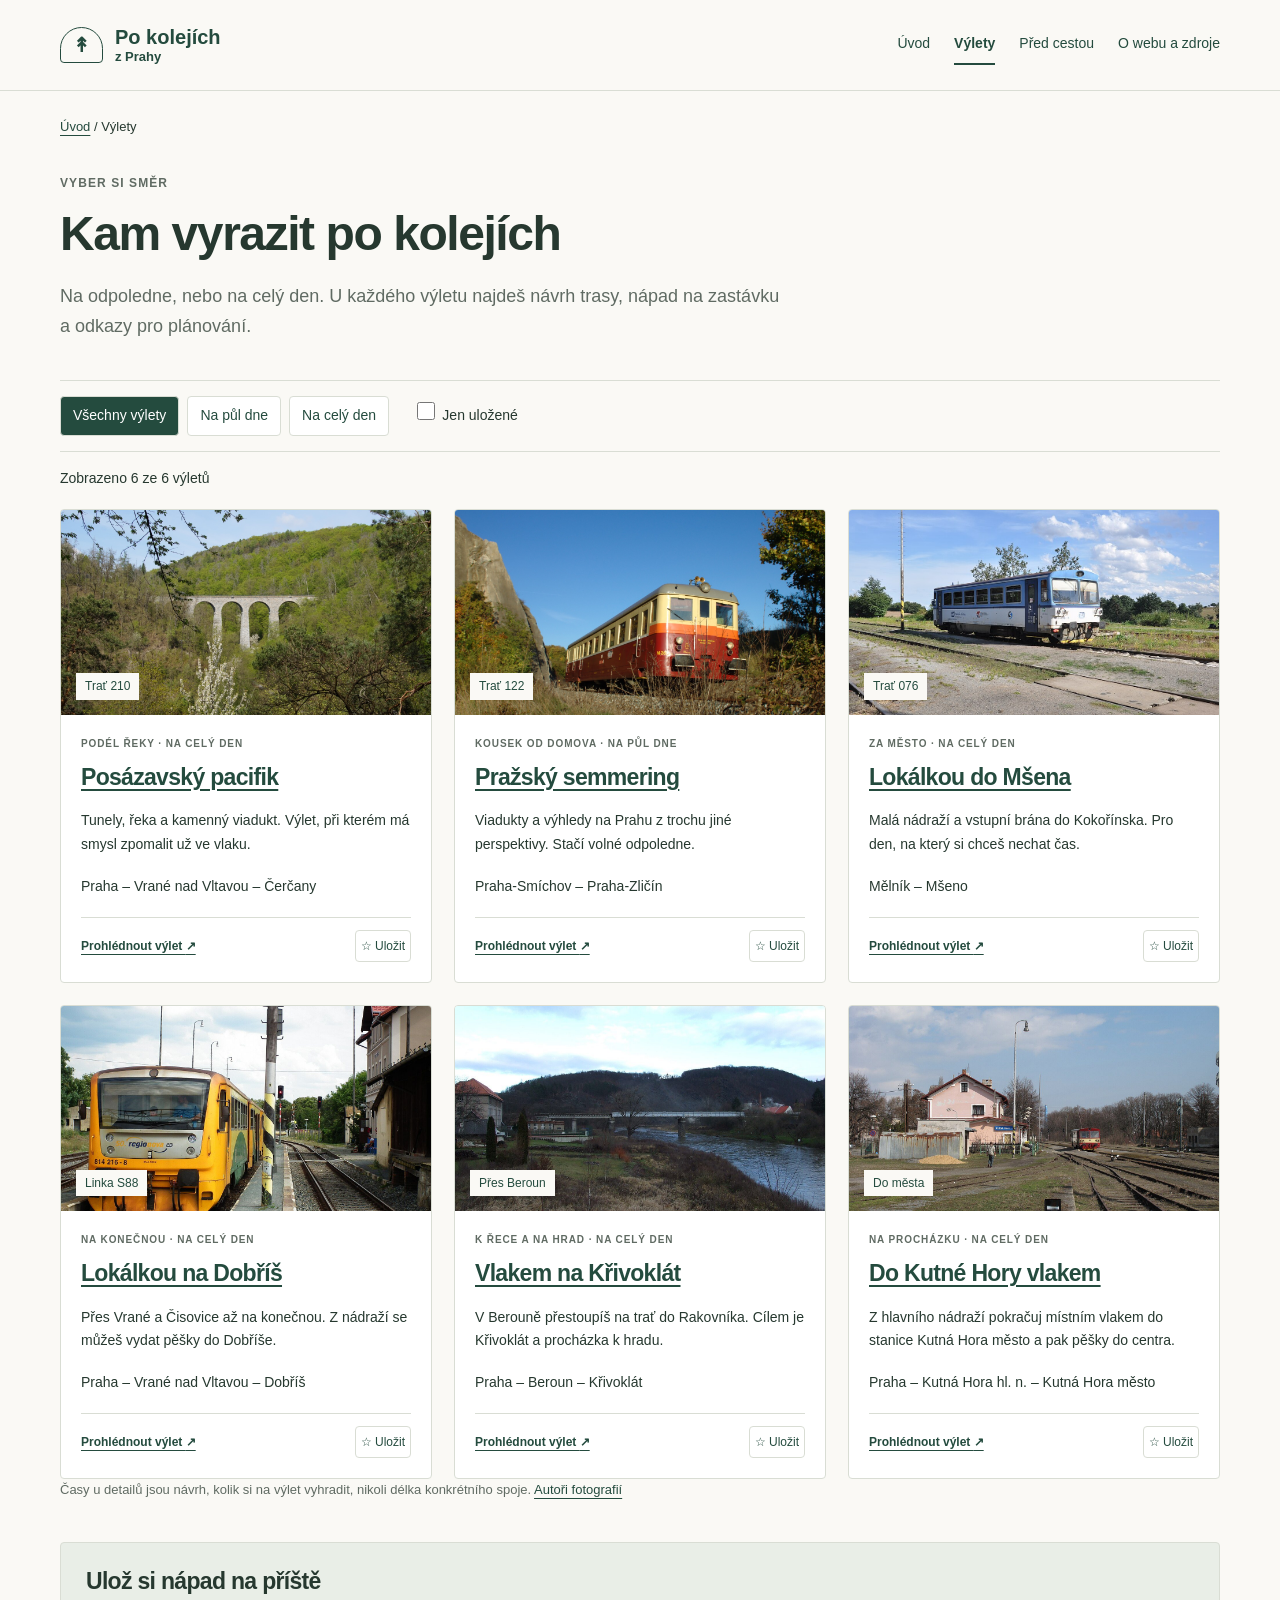
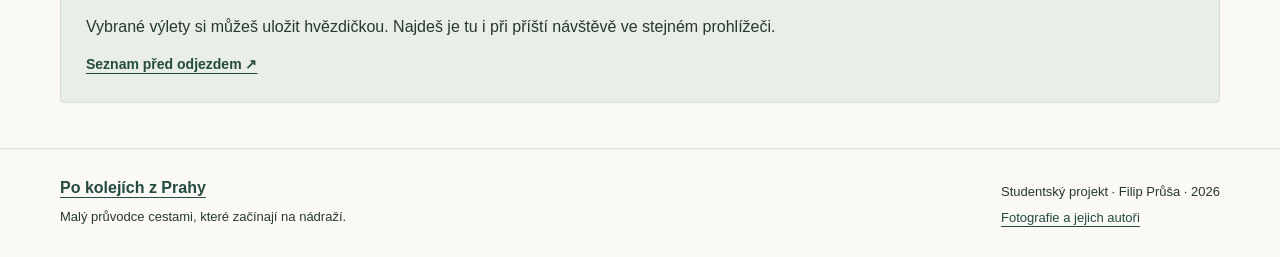
<file: vylety.html>
<!doctype html>
<html lang="cs">
  <head>
    <meta charset="utf-8">
    <meta name="viewport" content="width=device-width, initial-scale=1">
    <title>Výlety | Po kolejích z Prahy</title>
    <meta name="description" content="Vyber si ze šesti výletů vlakem z Prahy a filtruj podle času nebo uložených tipů.">
    <meta name="author" content="Filip Průša">
    <!-- Hlavní adresa stránky pro vyhledávače. -->
    <link rel="canonical" href="https://9yttm8r4h7-droid.github.io/Vlakem-z-Prahy/vylety.html">
    <meta name="theme-color" content="#244b3e">
    <link rel="icon" href="assets/favicon.svg" type="image/svg+xml">
    <!-- Vzhled je společný pro všechny stránky. -->
    <link rel="stylesheet" href="assets/style.css">
    <!-- defer spustí skript až po načtení HTML. -->
    <script src="assets/script.js" defer></script>
  </head>
  <body>
    <a class="skip" href="#obsah">Přeskočit na obsah</a>
    <!-- ZÁHLAVÍ A MENU: při změně navigace uprav všech deset HTML souborů. -->
    <header class="site-header">
      <div class="container header-inner">
        <a href="index.html" class="brand"><span class="brand-icon" aria-hidden="true">↟</span><span>Po kolejích <span class="brand-small">z Prahy</span></span></a>
        <nav aria-label="Hlavní navigace">
          <ul>
            <li><a href="index.html">Úvod</a></li>
            <li><a href="vylety.html" aria-current="page">Výlety</a></li>
            <li><a href="pred-cestou.html">Před cestou</a></li>
            <li><a href="o-webu.html">O webu a zdroje</a></li>
          </ul>
        </nav>
      </div>
    </header>
    <!-- HLAVNÍ OBSAH: tato část se na jednotlivých stránkách liší. -->
    <main id="obsah" class="container">
      <nav class="breadcrumb" aria-label="Drobečková navigace"><a href="index.html">Úvod</a><span aria-hidden="true"> / </span><span>Výlety</span></nav>
      <header class="page-heading">
        <p class="eyebrow">Vyber si směr</p>
        <h1>Kam vyrazit po kolejích</h1>
        <p class="lead">Na odpoledne, nebo na celý den. U každého výletu najdeš návrh trasy, nápad na zastávku a odkazy pro plánování.</p>
      </header>
      <div class="filter-bar" hidden id="trip-filters">
        <div class="filter-buttons" role="group" aria-label="Délka výletu">
          <button type="button" data-filter="all" aria-pressed="true">Všechny výlety</button>
          <button type="button" data-filter="half" aria-pressed="false">Na půl dne</button>
          <button type="button" data-filter="day" aria-pressed="false">Na celý den</button>
        </div>
        <label class="favorite-filter"><input type="checkbox" id="favorites-only"> Jen uložené</label>
      </div>
      <p class="results-count" id="results-count" role="status">6 výletů k prohlédnutí</p>
      <div class="trip-grid">
        <!-- KARTA VÝLETU: data-trip je označení pro JS, data-duration je délka. -->
        <article class="trip-card" data-trip="pacifik" data-duration="day">
          <a href="pacifik.html" class="card-photo" aria-label="Prohlédnout výlet: Posázavský pacifik"><img src="assets/pacifik.jpg" alt="Kamenné oblouky Žampašského viaduktu mezi zalesněnými svahy" width="1280" height="852" loading="lazy"><span class="line-badge">Trať 210</span></a>
          <div class="card-body">
            <div class="eyebrow">Podél řeky <span aria-hidden="true">·</span> Na celý den</div>
            <h2><a href="pacifik.html">Posázavský pacifik</a></h2>
            <p>Tunely, řeka a kamenný viadukt. Výlet, při kterém má smysl zpomalit už ve vlaku.</p>
            <p class="card-route">Praha – Vrané nad Vltavou – Čerčany</p>
            <div class="card-bottom">
              <a class="text-link" href="pacifik.html">Prohlédnout výlet <span aria-hidden="true">↗</span></a>
              <button hidden class="save-button" data-save="pacifik" aria-pressed="false" aria-label="Uložit výlet: Posázavský pacifik" type="button" data-name="Posázavský pacifik">☆ Uložit</button>
            </div>
          </div>
        </article>
        <!-- KARTA VÝLETU: data-trip je označení pro JS, data-duration je délka. -->
        <article class="trip-card" data-trip="semmering" data-duration="half">
          <a href="semmering.html" class="card-photo" aria-label="Prohlédnout výlet: Pražský semmering"><img src="assets/semmering.jpg" alt="Červený historický motorový vůz na trati v pražských Hlubočepích" width="1280" height="780" loading="lazy"><span class="line-badge">Trať 122</span></a>
          <div class="card-body">
            <div class="eyebrow">Kousek od domova <span aria-hidden="true">·</span> Na půl dne</div>
            <h2><a href="semmering.html">Pražský semmering</a></h2>
            <p>Viadukty a výhledy na Prahu z trochu jiné perspektivy. Stačí volné odpoledne.</p>
            <p class="card-route">Praha-Smíchov – Praha-Zličín</p>
            <div class="card-bottom">
              <a class="text-link" href="semmering.html">Prohlédnout výlet <span aria-hidden="true">↗</span></a>
              <button hidden class="save-button" data-save="semmering" aria-pressed="false" aria-label="Uložit výlet: Pražský semmering" type="button" data-name="Pražský semmering">☆ Uložit</button>
            </div>
          </div>
        </article>
        <!-- KARTA VÝLETU: data-trip je označení pro JS, data-duration je délka. -->
        <article class="trip-card" data-trip="mseno" data-duration="day">
          <a href="mseno.html" class="card-photo" aria-label="Prohlédnout výlet: Lokálkou do Mšena"><img src="assets/mseno.jpg" alt="Modrobílý motorový vlak linky S33 ve stanici Mšeno" width="960" height="638" loading="lazy"><span class="line-badge">Trať 076</span></a>
          <div class="card-body">
            <div class="eyebrow">Za město <span aria-hidden="true">·</span> Na celý den</div>
            <h2><a href="mseno.html">Lokálkou do Mšena</a></h2>
            <p>Malá nádraží a vstupní brána do Kokořínska. Pro den, na který si chceš nechat čas.</p>
            <p class="card-route">Mělník – Mšeno</p>
            <div class="card-bottom">
              <a class="text-link" href="mseno.html">Prohlédnout výlet <span aria-hidden="true">↗</span></a>
              <button hidden class="save-button" data-save="mseno" aria-pressed="false" aria-label="Uložit výlet: Lokálkou do Mšena" type="button" data-name="Lokálkou do Mšena">☆ Uložit</button>
            </div>
          </div>
        </article>
        <article class="trip-card" data-trip="dobris" data-duration="day">
          <a href="dobris.html" class="card-photo" aria-label="Prohlédnout výlet: Lokálkou na Dobříš"><img src="assets/dobris.jpg" alt="Žlutá motorová jednotka Regionova u nástupiště v Dobříši" width="1280" height="960" loading="lazy"><span class="line-badge">Linka S88</span></a>
          <div class="card-body">
            <div class="eyebrow">Na konečnou <span aria-hidden="true">·</span> Na celý den</div>
            <h2><a href="dobris.html">Lokálkou na Dobříš</a></h2>
            <p>Přes Vrané a Čisovice až na konečnou. Z nádraží se můžeš vydat pěšky do Dobříše.</p>
            <p class="card-route">Praha – Vrané nad Vltavou – Dobříš</p>
            <div class="card-bottom">
              <a class="text-link" href="dobris.html">Prohlédnout výlet <span aria-hidden="true">↗</span></a>
              <button hidden class="save-button" data-save="dobris" aria-pressed="false" aria-label="Uložit výlet: Lokálkou na Dobříš" type="button" data-name="Lokálkou na Dobříš">☆ Uložit</button>
            </div>
          </div>
        </article>
        <article class="trip-card" data-trip="krivoklat" data-duration="day">
          <a href="krivoklat.html" class="card-photo" aria-label="Prohlédnout výlet: Vlakem na Křivoklát"><img src="assets/krivoklat.jpg" alt="Železniční most přes Berounku v Roztokách u Křivoklátu" width="1280" height="960" loading="lazy"><span class="line-badge">Přes Beroun</span></a>
          <div class="card-body">
            <div class="eyebrow">K řece a na hrad <span aria-hidden="true">·</span> Na celý den</div>
            <h2><a href="krivoklat.html">Vlakem na Křivoklát</a></h2>
            <p>V Berouně přestoupíš na trať do Rakovníka. Cílem je Křivoklát a procházka k hradu.</p>
            <p class="card-route">Praha – Beroun – Křivoklát</p>
            <div class="card-bottom">
              <a class="text-link" href="krivoklat.html">Prohlédnout výlet <span aria-hidden="true">↗</span></a>
              <button hidden class="save-button" data-save="krivoklat" aria-pressed="false" aria-label="Uložit výlet: Vlakem na Křivoklát" type="button" data-name="Vlakem na Křivoklát">☆ Uložit</button>
            </div>
          </div>
        </article>
        <article class="trip-card" data-trip="kutna-hora" data-duration="day">
          <a href="kutna-hora.html" class="card-photo" aria-label="Prohlédnout výlet: Do Kutné Hory vlakem"><img src="assets/kutna-hora.jpg" alt="Kolejiště a staniční budova nádraží Kutná Hora město" width="1280" height="960" loading="lazy"><span class="line-badge">Do města</span></a>
          <div class="card-body">
            <div class="eyebrow">Na procházku <span aria-hidden="true">·</span> Na celý den</div>
            <h2><a href="kutna-hora.html">Do Kutné Hory vlakem</a></h2>
            <p>Z hlavního nádraží pokračuj místním vlakem do stanice Kutná Hora město a pak pěšky do centra.</p>
            <p class="card-route">Praha – Kutná Hora hl. n. – Kutná Hora město</p>
            <div class="card-bottom">
              <a class="text-link" href="kutna-hora.html">Prohlédnout výlet <span aria-hidden="true">↗</span></a>
              <button hidden class="save-button" data-save="kutna-hora" aria-pressed="false" aria-label="Uložit výlet: Do Kutné Hory vlakem" type="button" data-name="Do Kutné Hory vlakem">☆ Uložit</button>
            </div>
          </div>
        </article>
      </div>
      <p id="empty-trips" class="empty-state" hidden>Tomuto výběru zatím žádný výlet neodpovídá. Zkus jiný filtr nebo vypni „Jen uložené“.</p>
      <p class="photo-note">Časy u detailů jsou návrh, kolik si na výlet vyhradit, nikoli délka konkrétního spoje. <a href="o-webu.html#fotografie">Autoři fotografií</a></p>
      <aside class="note-strip">
        <div>
          <h2>Ulož si nápad na příště</h2>
          <p>Vybrané výlety si můžeš uložit hvězdičkou. Najdeš je tu i při příští návštěvě ve stejném prohlížeči.</p>
        </div>
        <a href="pred-cestou.html" class="text-link">Seznam před odjezdem ↗</a>
      </aside>
    </main>
    <!-- ZÁPATÍ: společná identifikace webu, viditelná také při tisku. -->
    <footer class="site-footer">
      <div class="container footer-inner">
        <div>
          <a class="footer-brand" href="index.html">Po kolejích z Prahy</a>
          <p>Malý průvodce cestami, které začínají na nádraží.</p>
        </div>
        <div>
          <p>Studentský projekt · Filip Průša · 2026</p>
          <a href="o-webu.html#fotografie">Fotografie a jejich autoři</a>
        </div>
      </div>
    </footer>
  </body>
</html>
</file>
<file: assets/style.css>
/* 1. SPOLEČNÉ NASTAVENÍ
   Barvy celého webu změníš na tomto místě. */
:root {
  --pozadi: #faf9f5;
  --text: #26382f;
  --zelena: #244b3e;
  --seda: #606b63;
  --cara: #d9ddd4;
  --svetla: #e9eee7;
}

* {
  box-sizing: border-box;
}

body {
  margin: 0;
  background: var(--pozadi);
  color: var(--text);
  font-family: Arial, sans-serif;
  font-size: 16px;
  line-height: 1.7;
}

h1, h2, h3 {
  line-height: 1.2;
  letter-spacing: -0.03em;
}

h1 {
  font-size: 48px;
}

h2 {
  font-size: 28px;
}

h3 {
  font-size: 21px;
}

p, h1, h2, h3 {
  margin: 0 0 18px;
}

a {
  color: var(--zelena);
  text-underline-offset: 4px;
}

a:hover {
  color: #95502c;
}

a:focus-visible, button:focus-visible, input:focus-visible {
  outline: 3px solid #95502c;
  outline-offset: 4px;
}

img {
  display: block;
  width: 100%;
  height: auto;
}

figure, ul, ol {
  margin: 0 0 20px;
}

figure {
  margin-inline: 0;
}

button, input {
  font: inherit;
}

button, input[type="checkbox"] {
  cursor: pointer;
}

input[type="checkbox"] {
  width: 18px;
  height: 18px;
  accent-color: var(--zelena);
}

/* JavaScript mění atribut hidden při filtrování a zapínání tlačítek. */
[hidden] {
  display: none !important;
}

/* 2. OPAKOVANÉ PRVKY: šířka stránky, texty, odkazy a tlačítka. */
.container {
  width: 92%;
  max-width: 1160px;
  margin: auto;
}

.lead, .intro-text {
  max-width: 720px;
  font-size: 18px;
}

.lead, .small, .eyebrow, .photo-note, figcaption {
  color: var(--seda);
}

.small, .photo-note, figcaption, .breadcrumb {
  font-size: 13px;
}

.eyebrow {
  margin-bottom: 12px;
  font-size: 12px;
  font-weight: bold;
  letter-spacing: 0.09em;
  text-transform: uppercase;
}

.button {
  display: inline-block;
  padding: 11px 17px;
  border: 1px solid var(--zelena);
  border-radius: 4px;
  background: var(--zelena);
  color: white;
  text-align: center;
  text-decoration: none;
  font-size: 14px;
}

.button:hover {
  background: #183d30;
  color: white;
}

.secondary, .save-button {
  background: transparent;
  color: var(--zelena);
}

.secondary:hover, .save-button:hover {
  background: var(--svetla);
  color: var(--zelena);
}

.text-link, .card-bottom a {
  font-size: 14px;
  font-weight: bold;
}

.print-button {
  padding: 8px 0;
  border: 0;
  background: transparent;
  color: var(--zelena);
  text-decoration: underline;
}

/* 3. ZÁHLAVÍ A ZÁPATÍ: stejné na všech sedmi stránkách. */
.site-header, .site-footer {
  border-bottom: 1px solid var(--cara);
  padding: 25px 0;
}

.header-inner, .footer-inner, .section-heading, .card-bottom {
  display: flex;
  align-items: center;
  justify-content: space-between;
  gap: 20px;
}

.brand {
  display: flex;
  align-items: center;
  gap: 12px;
  font-size: 20px;
  font-weight: bold;
  line-height: 1.2;
  text-decoration: none;
}

.brand-icon {
  padding: 5px 12px;
  border: 1px solid var(--zelena);
  border-radius: 22px 22px 4px 4px;
}

.brand-small {
  display: block;
  font-size: 13px;
}

.site-header ul {
  display: flex;
  flex-wrap: wrap;
  gap: 24px;
  padding: 0;
  margin: 0;
  list-style: none;
}

.site-header nav a {
  display: block;
  padding: 7px 0;
  font-size: 14px;
  text-decoration: none;
}

/* aria-current označuje aktuální stránku v HTML. */
.site-header a[aria-current="page"] {
  border-bottom: 2px solid var(--zelena);
  font-weight: bold;
}

.site-footer {
  margin-top: 45px;
  border-top: 1px solid var(--cara);
  border-bottom: 0;
  font-size: 13px;
}

.site-footer p {
  margin: 4px 0;
}

.footer-brand {
  font-size: 16px;
  font-weight: bold;
}

.skip {
  position: absolute;
  top: -100px;
  left: 15px;
  padding: 10px;
  background: white;
}

.skip:focus {
  top: 10px;
}

/* 4. ROZLOŽENÍ: společné dva sloupce a tři karty výletů.
   Grid rozděluje obsah do sloupců; gap určuje mezeru mezi nimi. */
.columns, .hero {
  display: grid;
  grid-template-columns: 2fr 1fr;
  align-items: start;
  gap: 36px;
}

.hero {
  grid-template-columns: 1fr 1fr;
  align-items: center;
  padding: 45px 0;
}

.hero h1 {
  font-size: 64px;
}

.actions {
  display: flex;
  flex-wrap: wrap;
  align-items: center;
  gap: 20px;
  margin: 24px 0;
}

.hero-footnote {
  font-size: 12px;
  color: var(--seda);
}

.hero-photo img, .detail-photo img {
  height: 360px;
  object-fit: cover;
  border-radius: 4px;
}

.hero-photo figcaption {
  padding: 10px 14px;
  background: var(--zelena);
  color: white;
}

.hero-photo figcaption a {
  color: white;
  margin-left: 12px;
}

.home-trips, .advice-section, .back-row {
  margin-top: 35px;
}

.section-heading {
  margin-bottom: 25px;
}

.section-heading h2, .section-heading p {
  margin-bottom: 0;
}

.trip-grid {
  display: grid;
  grid-template-columns: repeat(3, 1fr);
  gap: 22px;
}

.trip-card {
  display: flex;
  flex-direction: column;
  min-width: 0;
  border: 1px solid var(--cara);
  border-radius: 4px;
  background: white;
  overflow: hidden;
}

.card-photo {
  display: block;
  position: relative;
}

.card-photo img {
  height: 205px;
  object-fit: cover;
}

.line-badge {
  position: absolute;
  left: 15px;
  bottom: 15px;
  padding: 3px 9px;
  background: var(--pozadi);
  font-size: 12px;
}

.card-body {
  display: flex;
  flex-direction: column;
  flex-grow: 1;
  padding: 20px;
}

.card-body h2, .card-body h3 {
  font-size: 23px;
}

.card-body p {
  font-size: 14px;
}

.card-body .eyebrow {
  font-size: 10px;
}

.card-route {
  margin-top: auto;
}

.card-bottom {
  gap: 8px;
  padding-top: 12px;
  border-top: 1px solid var(--cara);
}

.card-bottom a, .save-button {
  font-size: 12px;
}

.save-button {
  padding: 5px;
  border: 1px solid var(--cara);
  border-radius: 4px;
  white-space: nowrap;
}

/* 5. VNITŘNÍ STRÁNKY: detail výletu, příprava a zdroje. */
.breadcrumb {
  margin-top: 25px;
}

.page-heading {
  padding: 35px 0 20px;
}

.detail-tags {
  display: flex;
  flex-wrap: wrap;
  gap: 10px;
}

.detail-tags span {
  padding: 4px 10px;
  background: var(--svetla);
  font-size: 13px;
}

.detail-photo figcaption {
  margin-top: 8px;
}

.story section {
  margin-top: 30px;
}

.story li {
  margin-bottom: 15px;
}

.itinerary {
  padding-left: 24px;
}

.itinerary h3 {
  margin-bottom: 8px;
}

.route-panel, .help-panel, .story-note, .note-strip {
  padding: 25px;
  border: 1px solid var(--cara);
  border-radius: 4px;
  background: var(--svetla);
}

.route-panel h2, .help-panel h2, .note-strip h2 {
  font-size: 23px;
}

.route-panel .button, .route-panel .print-button {
  display: block;
  width: 100%;
  margin-bottom: 12px;
}

.route-stops {
  padding-left: 24px;
  border-left: 2px solid var(--zelena);
}

.route-stops li {
  padding-left: 4px;
  margin-bottom: 10px;
}

.facts {
  border-top: 1px solid var(--cara);
  padding-top: 15px;
}

.facts dt {
  font-weight: bold;
}

.facts dd {
  margin: 0 0 12px;
}

.note-strip {
  margin-top: 40px;
}

.note-strip p {
  margin-bottom: 10px;
}

.resource-list, .credits-list, .checklist {
  padding: 0;
  list-style: none;
}

.resource-list li, .credits-list li, .checklist li {
  padding: 15px 0;
  border-bottom: 1px solid var(--cara);
}

.resource-list p {
  margin: 5px 0 0;
  font-size: 14px;
}

.source-links a, .credits-list a {
  overflow-wrap: anywhere;
}

.checklist label {
  display: flex;
  align-items: start;
  gap: 15px;
}

.checklist input {
  flex-shrink: 0;
  margin-top: 5px;
}

.checklist label span span {
  display: block;
  color: var(--seda);
  font-size: 14px;
}

.check-actions {
  margin-bottom: 20px;
}

.check-actions button {
  margin-right: 15px;
}

/* 6. FILTRY: pouze mění zobrazení karet, nevytvářejí nové stránky. */
.filter-bar {
  padding: 15px 0;
  margin-bottom: 15px;
  border-top: 1px solid var(--cara);
  border-bottom: 1px solid var(--cara);
}

.filter-buttons {
  display: inline-flex;
  flex-wrap: wrap;
  gap: 8px;
  margin-right: 20px;
}

.filter-buttons button {
  padding: 7px 12px;
  border: 1px solid var(--cara);
  border-radius: 4px;
  background: white;
  color: var(--zelena);
  font-size: 14px;
}

.filter-buttons button[aria-pressed="true"] {
  background: var(--zelena);
  color: white;
}

.favorite-filter, .results-count {
  font-size: 14px;
}

.empty-state {
  padding: 25px;
  border: 1px solid var(--cara);
}

/* 7. MOBIL: při šířce nejvýše 700 px budou sloupce pod sebou.
   Toto je jediný bod zlomu pro obrazovku v celém souboru. */
@media (max-width: 700px) {
  .header-inner, .footer-inner {
    display: block;
  }

  .site-header ul {
    gap: 15px;
    margin-top: 18px;
  }

  .site-header nav a {
    font-size: 13px;
  }

  .columns, .hero, .trip-grid {
    grid-template-columns: 1fr;
    gap: 25px;
  }

  h1, .hero h1 {
    font-size: 42px;
  }

  .hero-photo img, .detail-photo img {
    height: 250px;
  }

  .section-heading {
    align-items: start;
  }

  .section-heading > a {
    min-width: 90px;
    text-align: right;
  }

  .filter-buttons {
    margin: 0 0 12px;
  }

  .favorite-filter {
    display: block;
  }

  .footer-inner > div {
    margin-bottom: 18px;
  }
}

/* 8. TISK: pravidla platí jen na papíře nebo při tisku do PDF. */
@media print {
  @page {
    size: A4;
    margin: 16mm;
  }

  body {
    background: white;
    color: black;
    font-size: 11pt;
  }

  .container {
    width: 100%;
    max-width: none;
  }

  .site-header nav, .skip, .breadcrumb, .actions, .filter-bar,
  .hero-footnote, .hero-photo, .card-photo, .back-row,
  [data-save], [data-print], .check-actions, #check-progress {
    display: none !important;
  }

  .columns, .hero, .trip-grid, .header-inner, .footer-inner {
    display: block;
  }

  h1, .hero h1 {
    font-size: 26pt;
  }

  h2 {
    font-size: 18pt;
  }

  .hero, .page-heading {
    padding: 15pt 0;
  }

  .trip-card, .route-panel, .help-panel, .story-note, .note-strip {
    margin-bottom: 15pt;
    background: white;
    break-inside: avoid;
  }

  .detail-photo img {
    width: auto;
    max-width: 100%;
    height: 55mm;
    object-fit: contain;
  }

  a, .lead, .small, .eyebrow, .photo-note, figcaption {
    color: black;
  }

  a[href^="https://"]::after {
    content: " (" attr(href) ")";
    font-size: 8pt;
    overflow-wrap: anywhere;
  }

  h2, h3 {
    break-after: avoid;
  }
}
</file>
